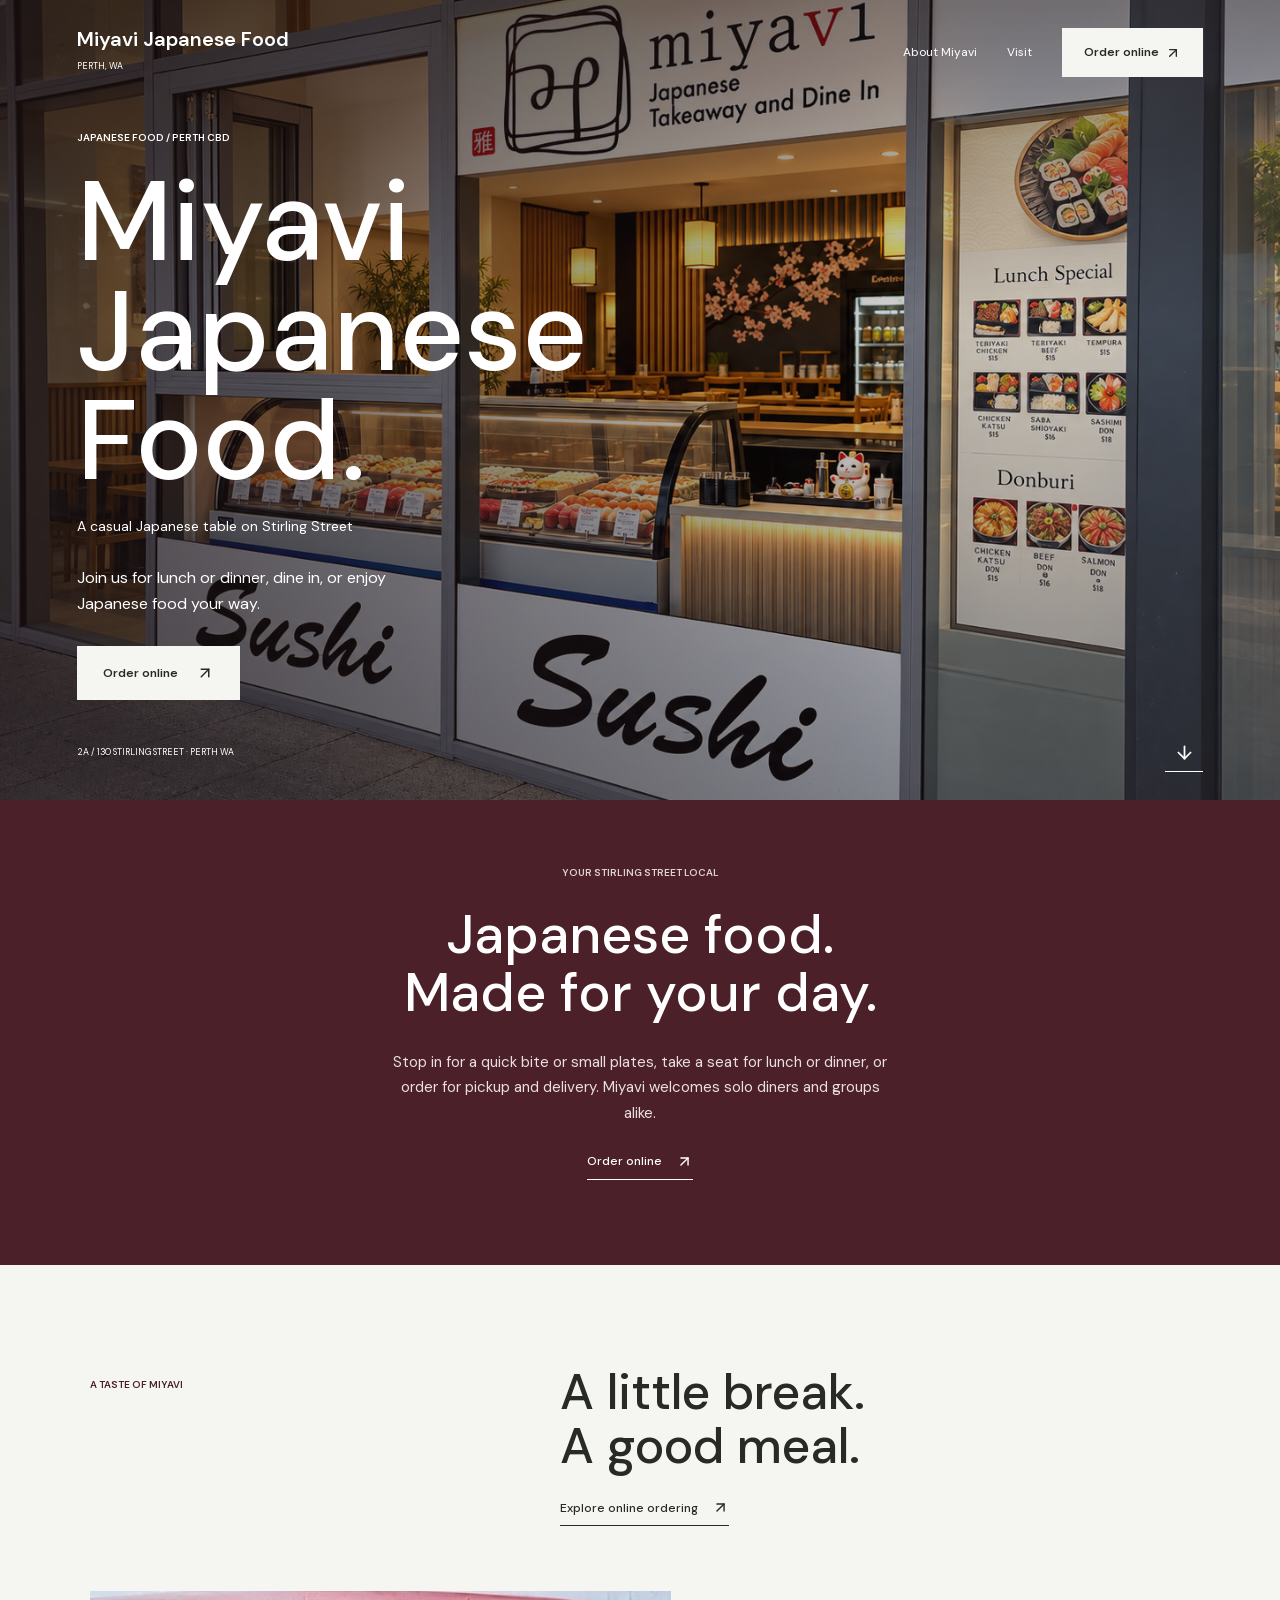
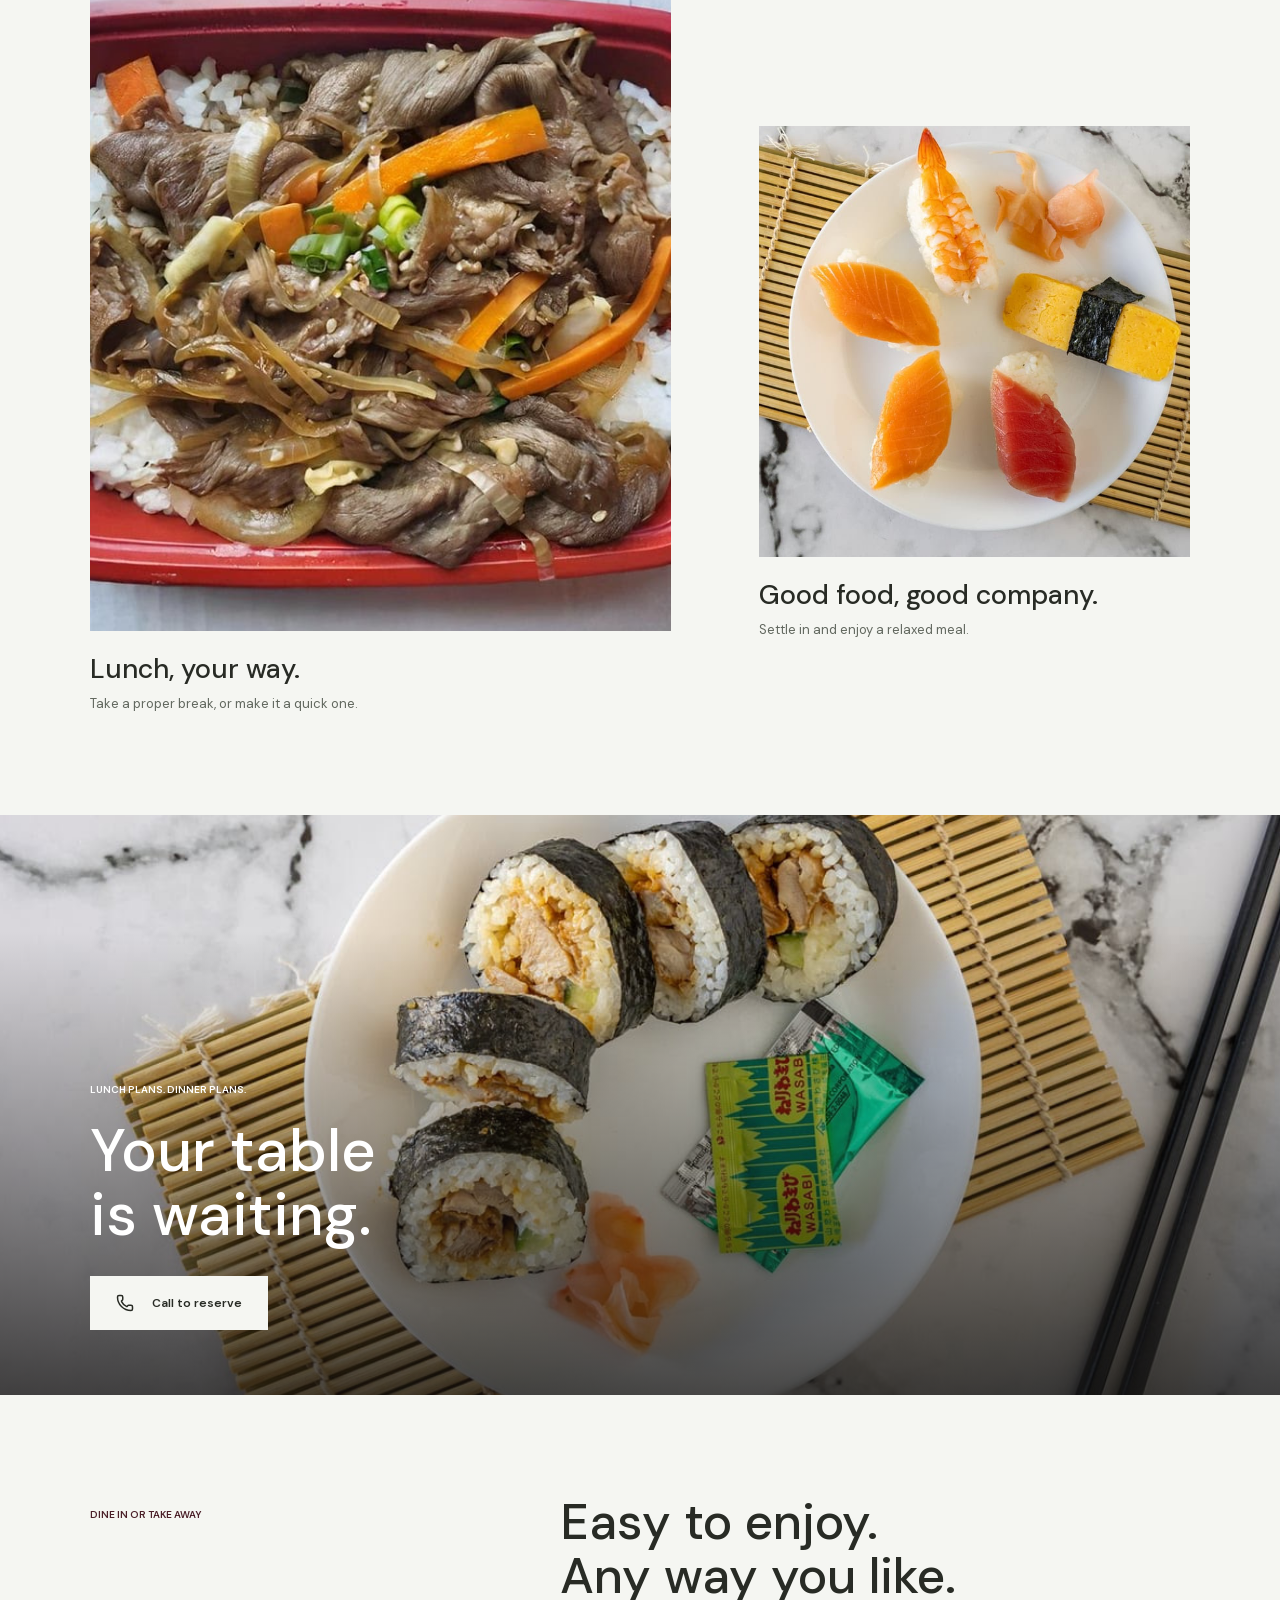
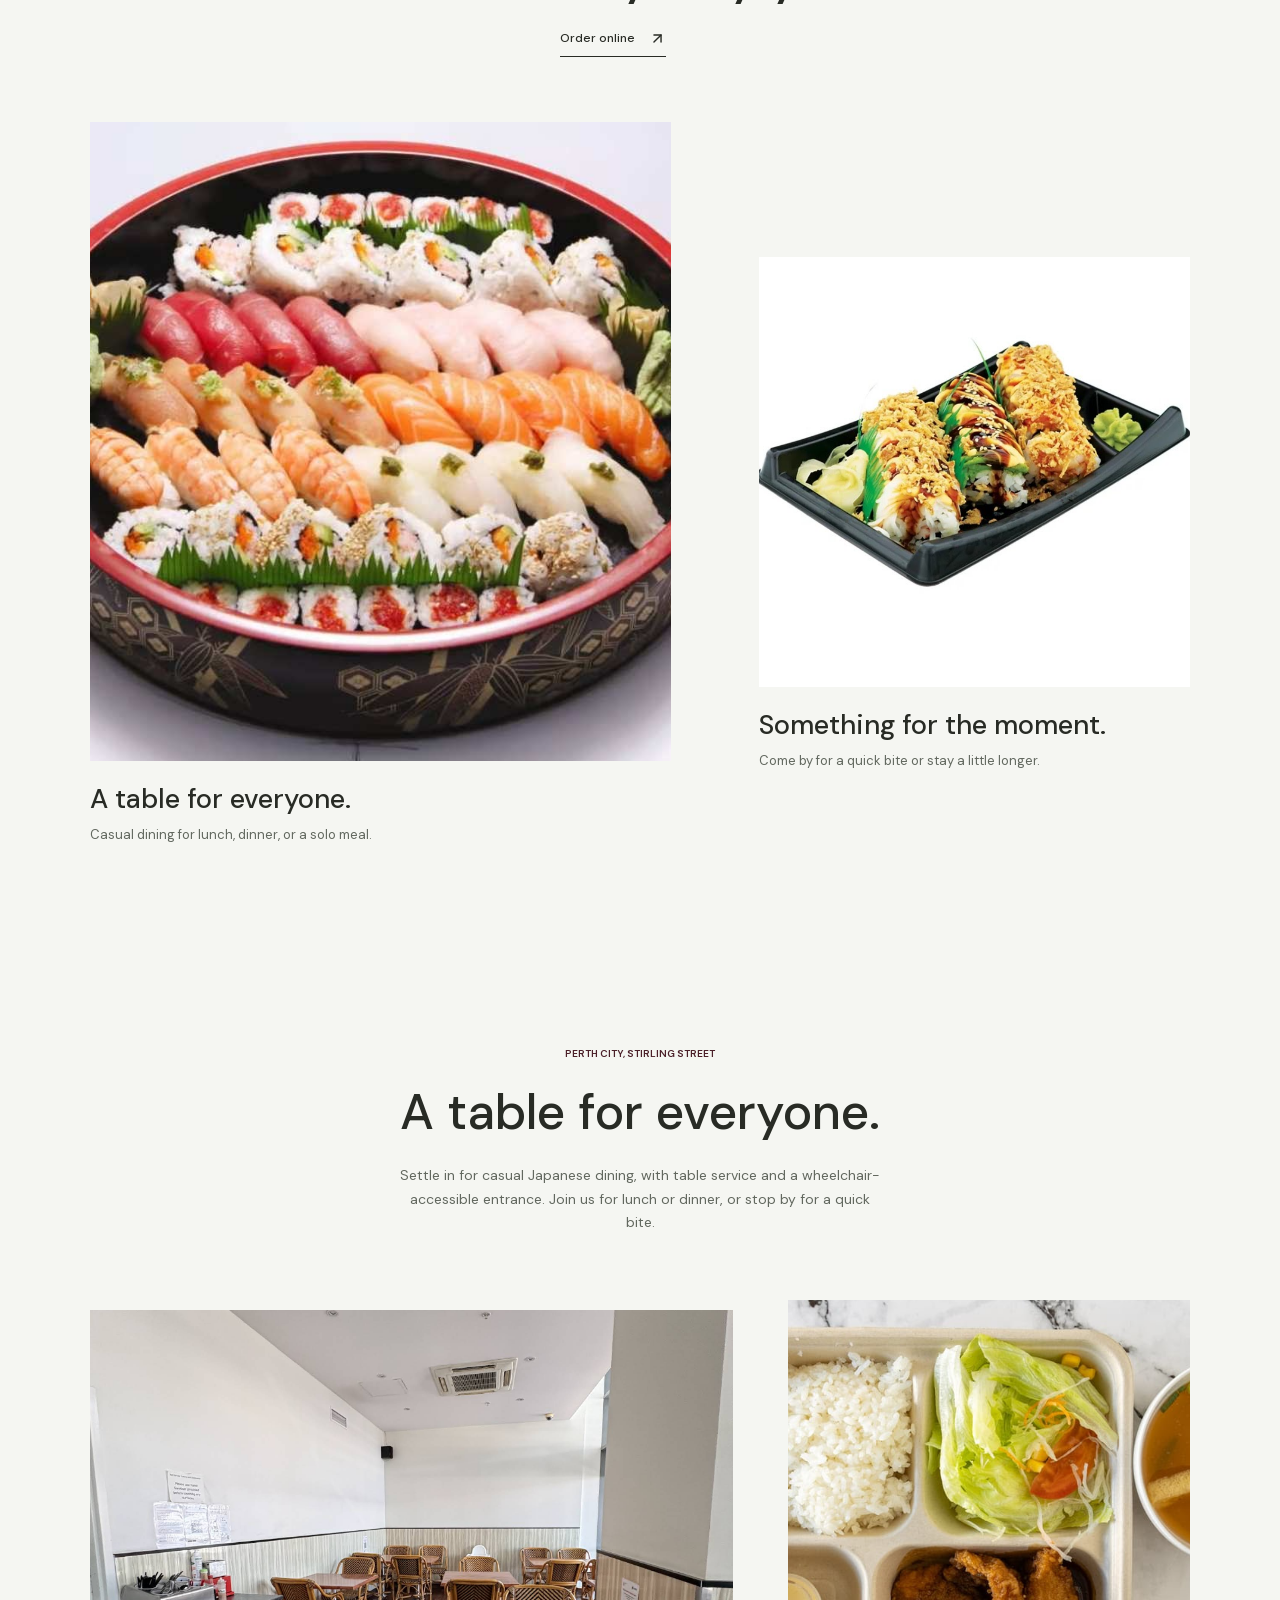
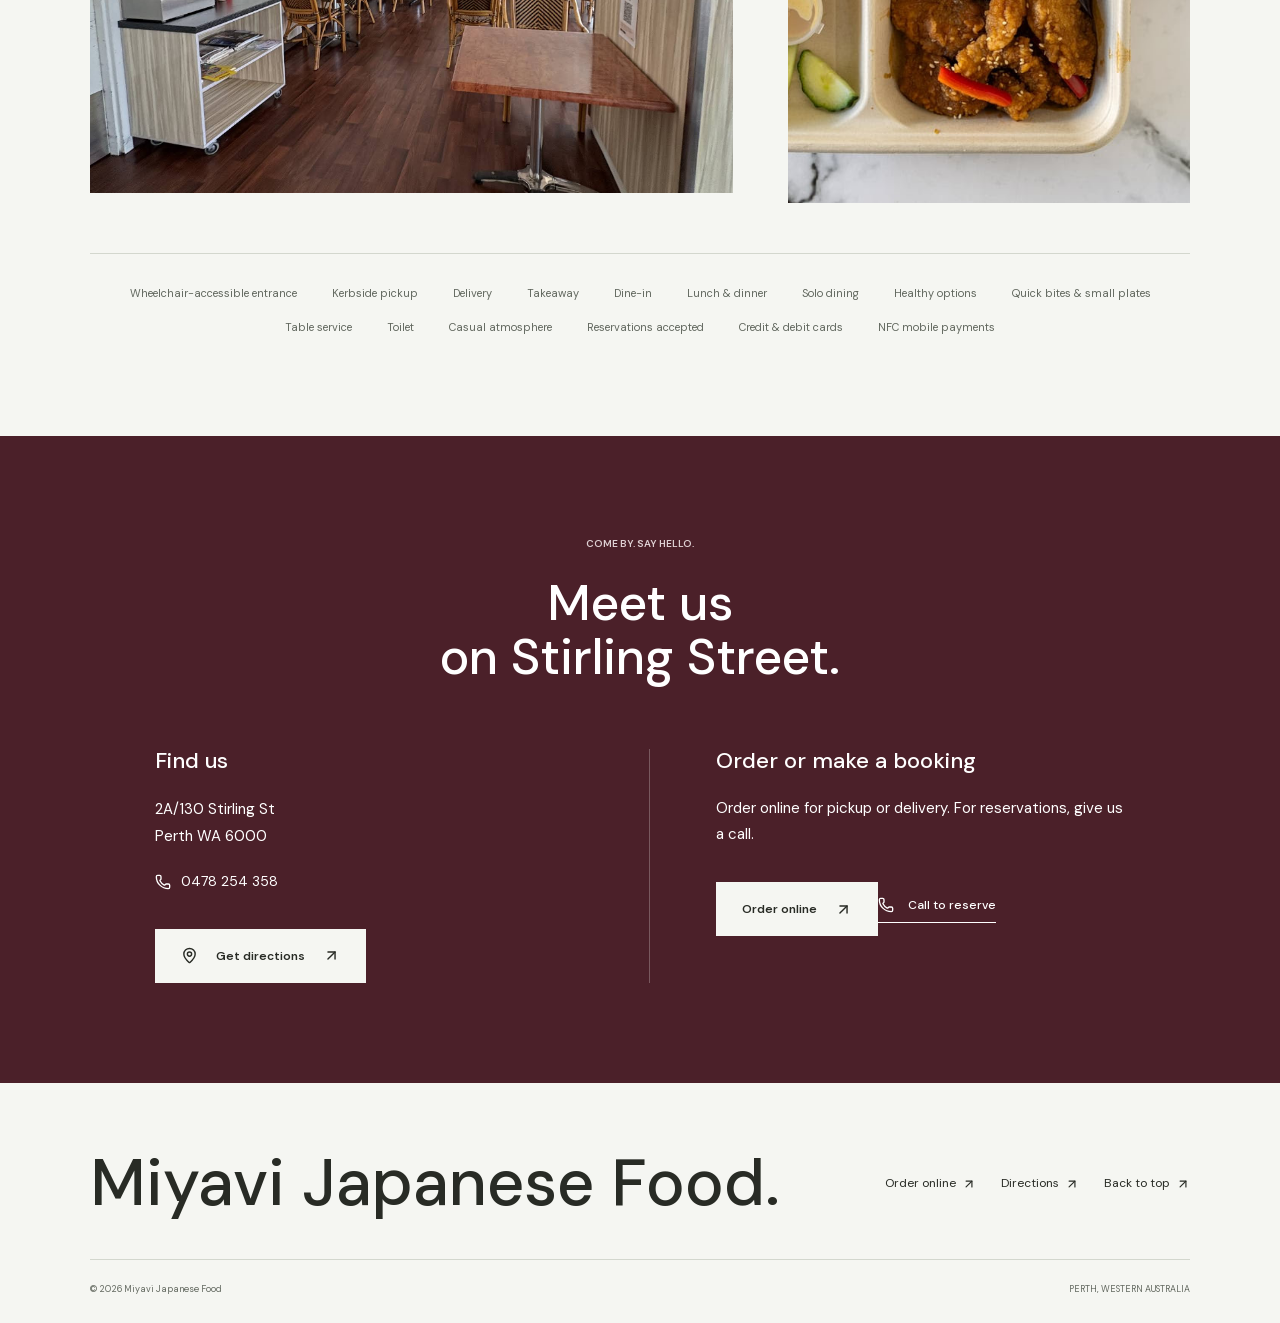
<file: index.html>
<!DOCTYPE html><html lang="en-AU" class="dm_sans_1b590f06-module__St2SeG__variable dm_sans_d68ff1c2-module__ky-BqW__variable"><head><meta charSet="utf-8"/><meta name="viewport" content="width=device-width, initial-scale=1"/><link rel="preload" href="/_next/static/media/5c285b27cdda1fe8-s.p.2_mbdogr7ni8i.woff2" as="font" crossorigin="" type="font/woff2"/><link rel="preload" as="image" href="./images/front.png"/><style data-precedence="next" data-href="/_next/static/chunks/0es5kpnyiq0ln.css">@font-face{font-family:DM Sans;font-style:normal;font-weight:100 1000;font-display:swap;src:url(/_next/static/media/c3cb240f9c892514-s.3z_x6eowsw16y.woff2)format("woff2");unicode-range:U+100-2BA,U+2BD-2C5,U+2C7-2CC,U+2CE-2D7,U+2DD-2FF,U+304,U+308,U+329,U+1D00-1DBF,U+1E00-1E9F,U+1EF2-1EFF,U+2020,U+20A0-20AB,U+20AD-20C4,U+2113,U+2C60-2C7F,U+A720-A7FF}@font-face{font-family:DM Sans;font-style:normal;font-weight:100 1000;font-display:swap;src:url(/_next/static/media/5c285b27cdda1fe8-s.p.2_mbdogr7ni8i.woff2)format("woff2");unicode-range:U+??,U+131,U+152-153,U+2BB-2BC,U+2C6,U+2DA,U+2DC,U+304,U+308,U+329,U+2000-206F,U+20AC,U+2122,U+2191,U+2193,U+2212,U+2215,U+FEFF,U+FFFD}@font-face{font-family:DM Sans Fallback;src:local(Arial);ascent-override:94.9%;descent-override:29.66%;line-gap-override:0.0%;size-adjust:104.53%}.dm_sans_1b590f06-module__St2SeG__className{font-family:DM Sans,DM Sans Fallback;font-style:normal}.dm_sans_1b590f06-module__St2SeG__variable{--font-body:"DM Sans", "DM Sans Fallback"}
@font-face{font-family:DM Sans;font-style:normal;font-weight:100 1000;font-display:swap;src:url(/_next/static/media/c3cb240f9c892514-s.3z_x6eowsw16y.woff2)format("woff2");unicode-range:U+100-2BA,U+2BD-2C5,U+2C7-2CC,U+2CE-2D7,U+2DD-2FF,U+304,U+308,U+329,U+1D00-1DBF,U+1E00-1E9F,U+1EF2-1EFF,U+2020,U+20A0-20AB,U+20AD-20C4,U+2113,U+2C60-2C7F,U+A720-A7FF}@font-face{font-family:DM Sans;font-style:normal;font-weight:100 1000;font-display:swap;src:url(/_next/static/media/5c285b27cdda1fe8-s.p.2_mbdogr7ni8i.woff2)format("woff2");unicode-range:U+??,U+131,U+152-153,U+2BB-2BC,U+2C6,U+2DA,U+2DC,U+304,U+308,U+329,U+2000-206F,U+20AC,U+2122,U+2191,U+2193,U+2212,U+2215,U+FEFF,U+FFFD}@font-face{font-family:DM Sans Fallback;src:local(Arial);ascent-override:94.9%;descent-override:29.66%;line-gap-override:0.0%;size-adjust:104.53%}.dm_sans_d68ff1c2-module__ky-BqW__className{font-family:DM Sans,DM Sans Fallback;font-style:normal}.dm_sans_d68ff1c2-module__ky-BqW__variable{--font-display:"DM Sans", "DM Sans Fallback"}
@layer properties{@supports (((-webkit-hyphens:none)) and (not (margin-trim:inline))) or ((-moz-orient:inline) and (not (color:rgb(from red r g b)))){*,:before,:after,::backdrop{--tw-rotate-x:initial;--tw-rotate-y:initial;--tw-rotate-z:initial;--tw-skew-x:initial;--tw-skew-y:initial;--tw-border-style:solid;--tw-ordinal:initial;--tw-slashed-zero:initial;--tw-numeric-figure:initial;--tw-numeric-spacing:initial;--tw-numeric-fraction:initial;--tw-shadow:0 0 #0000;--tw-shadow-color:initial;--tw-shadow-alpha:100%;--tw-inset-shadow:0 0 #0000;--tw-inset-shadow-color:initial;--tw-inset-shadow-alpha:100%;--tw-ring-color:initial;--tw-ring-shadow:0 0 #0000;--tw-inset-ring-color:initial;--tw-inset-ring-shadow:0 0 #0000;--tw-ring-inset:initial;--tw-ring-offset-width:0px;--tw-ring-offset-color:#fff;--tw-ring-offset-shadow:0 0 #0000;--tw-outline-style:solid;--tw-blur:initial;--tw-brightness:initial;--tw-contrast:initial;--tw-grayscale:initial;--tw-hue-rotate:initial;--tw-invert:initial;--tw-opacity:initial;--tw-saturate:initial;--tw-sepia:initial;--tw-drop-shadow:initial;--tw-drop-shadow-color:initial;--tw-drop-shadow-alpha:100%;--tw-drop-shadow-size:initial;--tw-backdrop-blur:initial;--tw-backdrop-brightness:initial;--tw-backdrop-contrast:initial;--tw-backdrop-grayscale:initial;--tw-backdrop-hue-rotate:initial;--tw-backdrop-invert:initial;--tw-backdrop-opacity:initial;--tw-backdrop-saturate:initial;--tw-backdrop-sepia:initial;--tw-ease:initial}}}@layer theme{:root,:host{--font-mono:ui-monospace, SFMono-Regular, Menlo, Monaco, Consolas, "Liberation Mono", "Courier New", monospace;--ease-in:cubic-bezier(.4, 0, 1, 1);--ease-out:cubic-bezier(0, 0, .2, 1);--ease-in-out:cubic-bezier(.4, 0, .2, 1);--default-transition-duration:.15s;--default-transition-timing-function:cubic-bezier(.4, 0, .2, 1);--default-font-family:var(--font-body);--default-mono-font-family:var(--font-mono)}}@layer base{*,:after,:before,::backdrop{box-sizing:border-box;border:0 solid;margin:0;padding:0}::file-selector-button{box-sizing:border-box;border:0 solid;margin:0;padding:0}html,:host{-webkit-text-size-adjust:100%;tab-size:4;line-height:1.5;font-family:var(--default-font-family,-apple-system, BlinkMacSystemFont, "Segoe UI", Roboto, "Helvetica Neue", "Noto Sans", Arial, sans-serif, "Apple Color Emoji", "Segoe UI Emoji", "Segoe UI Symbol", "Noto Color Emoji");font-feature-settings:var(--default-font-feature-settings,normal);font-variation-settings:var(--default-font-variation-settings,normal);-webkit-tap-highlight-color:transparent}hr{height:0;color:inherit;border-top-width:1px}abbr:where([title]){-webkit-text-decoration:underline dotted;text-decoration:underline dotted}h1,h2,h3,h4,h5,h6{font-size:inherit;font-weight:inherit}a{color:inherit;-webkit-text-decoration:inherit;-webkit-text-decoration:inherit;-webkit-text-decoration:inherit;-webkit-text-decoration:inherit;text-decoration:inherit}b,strong{font-weight:bolder}code,kbd,samp,pre{font-family:var(--default-mono-font-family,ui-monospace, SFMono-Regular, Menlo, Monaco, Consolas, "Liberation Mono", "Courier New", monospace);font-feature-settings:var(--default-mono-font-feature-settings,normal);font-variation-settings:var(--default-mono-font-variation-settings,normal);font-size:1em}small{font-size:80%}sub,sup{vertical-align:baseline;font-size:75%;line-height:0;position:relative}sub{bottom:-.25em}sup{top:-.5em}table{text-indent:0;border-color:inherit;border-collapse:collapse}:-moz-focusring:where(:not(iframe)){outline:auto}progress{vertical-align:baseline}summary{display:list-item}ol,ul,menu{list-style:none}img,svg,video,canvas,audio,iframe,embed,object{vertical-align:middle;display:block}img,video{max-width:100%;height:auto}button,input,select,optgroup,textarea{font:inherit;font-feature-settings:inherit;font-variation-settings:inherit;letter-spacing:inherit;color:inherit;opacity:1;background-color:#0000;border-radius:0}::file-selector-button{font:inherit;font-feature-settings:inherit;font-variation-settings:inherit;letter-spacing:inherit;color:inherit;opacity:1;background-color:#0000;border-radius:0}:where(select:is([multiple],[size])) optgroup{font-weight:bolder}:where(select:is([multiple],[size])) optgroup option{padding-inline-start:20px}::file-selector-button{margin-inline-end:4px}::placeholder{opacity:1}@supports (not ((-webkit-appearance:-apple-pay-button))) or (contain-intrinsic-size:1px){::placeholder{color:currentColor}@supports (color:color-mix(in lab, red, red)){::placeholder{color:color-mix(in oklab, currentcolor 50%, transparent)}}}textarea{resize:vertical}::-webkit-search-decoration{-webkit-appearance:none}::-webkit-date-and-time-value{min-height:1lh;text-align:inherit}::-webkit-datetime-edit{display:inline-flex}::-webkit-datetime-edit-fields-wrapper{padding:0}::-webkit-datetime-edit{padding-block:0}::-webkit-datetime-edit-year-field{padding-block:0}::-webkit-datetime-edit-month-field{padding-block:0}::-webkit-datetime-edit-day-field{padding-block:0}::-webkit-datetime-edit-hour-field{padding-block:0}::-webkit-datetime-edit-minute-field{padding-block:0}::-webkit-datetime-edit-second-field{padding-block:0}::-webkit-datetime-edit-millisecond-field{padding-block:0}::-webkit-datetime-edit-meridiem-field{padding-block:0}::-webkit-calendar-picker-indicator{line-height:1}:-moz-ui-invalid{box-shadow:none}button,input:where([type=button],[type=reset],[type=submit]){appearance:button}::file-selector-button{appearance:button}::-webkit-inner-spin-button{height:auto}::-webkit-outer-spin-button{height:auto}[hidden]:where(:not([hidden=until-found])){display:none!important}}@layer components;@layer utilities{.\@container{container-type:inline-size}.collapse{visibility:collapse}.visible{visibility:visible}.absolute{position:absolute}.fixed{position:fixed}.relative{position:relative}.static{position:static}.sticky{position:sticky}.container{width:100%}@media (min-width:40rem){.container{max-width:40rem}}@media (min-width:48rem){.container{max-width:48rem}}@media (min-width:64rem){.container{max-width:64rem}}@media (min-width:80rem){.container{max-width:80rem}}@media (min-width:96rem){.container{max-width:96rem}}.container\!{width:100%!important}@media (min-width:40rem){.container\!{max-width:40rem!important}}@media (min-width:48rem){.container\!{max-width:48rem!important}}@media (min-width:64rem){.container\!{max-width:64rem!important}}@media (min-width:80rem){.container\!{max-width:80rem!important}}@media (min-width:96rem){.container\!{max-width:96rem!important}}.block{display:block}.contents{display:contents}.flex{display:flex}.grid{display:grid}.hidden{display:none}.hidden\!{display:none!important}.inline{display:inline}.inline-block{display:inline-block}.inline-flex{display:inline-flex}.inline-grid{display:inline-grid}.list-item{display:list-item}.table{display:table}.table-row{display:table-row}.flex-shrink,.shrink{flex-shrink:1}.flex-grow,.grow{flex-grow:1}.border-collapse{border-collapse:collapse}.transform{transform:var(--tw-rotate-x,) var(--tw-rotate-y,) var(--tw-rotate-z,) var(--tw-skew-x,) var(--tw-skew-y,)}.resize{resize:both}.truncate{text-overflow:ellipsis;white-space:nowrap;overflow:hidden}.border{border-style:var(--tw-border-style);border-width:1px}.border-none{--tw-border-style:none;border-style:none}.text-wrap{text-wrap:wrap}.capitalize{text-transform:capitalize}.lowercase{text-transform:lowercase}.uppercase{text-transform:uppercase}.italic{font-style:italic}.ordinal{--tw-ordinal:ordinal;font-variant-numeric:var(--tw-ordinal,) var(--tw-slashed-zero,) var(--tw-numeric-figure,) var(--tw-numeric-spacing,) var(--tw-numeric-fraction,)}.tabular-nums{--tw-numeric-spacing:tabular-nums;font-variant-numeric:var(--tw-ordinal,) var(--tw-slashed-zero,) var(--tw-numeric-figure,) var(--tw-numeric-spacing,) var(--tw-numeric-fraction,)}.overline{text-decoration-line:overline}.underline{text-decoration-line:underline}.underline\!{text-decoration-line:underline!important}.shadow{--tw-shadow:0 1px 3px 0 var(--tw-shadow-color,#0000001a), 0 1px 2px -1px var(--tw-shadow-color,#0000001a);box-shadow:var(--tw-inset-shadow), var(--tw-inset-ring-shadow), var(--tw-ring-offset-shadow), var(--tw-ring-shadow), var(--tw-shadow)}.ring{--tw-ring-shadow:var(--tw-ring-inset,) 0 0 0 calc(1px + var(--tw-ring-offset-width)) var(--tw-ring-color,currentcolor);box-shadow:var(--tw-inset-shadow), var(--tw-inset-ring-shadow), var(--tw-ring-offset-shadow), var(--tw-ring-shadow), var(--tw-shadow)}.outline{outline-style:var(--tw-outline-style);outline-width:1px}.blur{--tw-blur:blur(8px);filter:var(--tw-blur,) var(--tw-brightness,) var(--tw-contrast,) var(--tw-grayscale,) var(--tw-hue-rotate,) var(--tw-invert,) var(--tw-saturate,) var(--tw-sepia,) var(--tw-drop-shadow,)}.drop-shadow{--tw-drop-shadow-size:drop-shadow(0 1px 2px var(--tw-drop-shadow-color,#0000001a)) drop-shadow(0 1px 1px var(--tw-drop-shadow-color,#0000000f));--tw-drop-shadow:drop-shadow(0 1px 2px #0000001a) drop-shadow(0 1px 1px #0000000f);filter:var(--tw-blur,) var(--tw-brightness,) var(--tw-contrast,) var(--tw-grayscale,) var(--tw-hue-rotate,) var(--tw-invert,) var(--tw-saturate,) var(--tw-sepia,) var(--tw-drop-shadow,)}.invert{--tw-invert:invert(100%);filter:var(--tw-blur,) var(--tw-brightness,) var(--tw-contrast,) var(--tw-grayscale,) var(--tw-hue-rotate,) var(--tw-invert,) var(--tw-saturate,) var(--tw-sepia,) var(--tw-drop-shadow,)}.filter{filter:var(--tw-blur,) var(--tw-brightness,) var(--tw-contrast,) var(--tw-grayscale,) var(--tw-hue-rotate,) var(--tw-invert,) var(--tw-saturate,) var(--tw-sepia,) var(--tw-drop-shadow,)}.filter\!{filter:var(--tw-blur,) var(--tw-brightness,) var(--tw-contrast,) var(--tw-grayscale,) var(--tw-hue-rotate,) var(--tw-invert,) var(--tw-saturate,) var(--tw-sepia,) var(--tw-drop-shadow,)!important}.backdrop-filter{-webkit-backdrop-filter:var(--tw-backdrop-blur,) var(--tw-backdrop-brightness,) var(--tw-backdrop-contrast,) var(--tw-backdrop-grayscale,) var(--tw-backdrop-hue-rotate,) var(--tw-backdrop-invert,) var(--tw-backdrop-opacity,) var(--tw-backdrop-saturate,) var(--tw-backdrop-sepia,);backdrop-filter:var(--tw-backdrop-blur,) var(--tw-backdrop-brightness,) var(--tw-backdrop-contrast,) var(--tw-backdrop-grayscale,) var(--tw-backdrop-hue-rotate,) var(--tw-backdrop-invert,) var(--tw-backdrop-opacity,) var(--tw-backdrop-saturate,) var(--tw-backdrop-sepia,)}.transition{transition-property:color,background-color,border-color,outline-color,text-decoration-color,fill,stroke,--tw-gradient-from,--tw-gradient-via,--tw-gradient-to,opacity,box-shadow,transform,translate,scale,rotate,filter,-webkit-backdrop-filter,backdrop-filter,display,content-visibility,overlay,pointer-events;transition-timing-function:var(--tw-ease,var(--default-transition-timing-function));transition-duration:var(--tw-duration,var(--default-transition-duration))}.ease-in{--tw-ease:var(--ease-in);transition-timing-function:var(--ease-in)}.ease-in-out{--tw-ease:var(--ease-in-out);transition-timing-function:var(--ease-in-out)}.ease-out{--tw-ease:var(--ease-out);transition-timing-function:var(--ease-out)}.\[sanity-sdk\:message-bus\]{sanity-sdk:message-bus}}:root{--lightningcss-light:initial;--lightningcss-dark: ;color-scheme:light;--paper:#f5f6f2;--ink:#282b25;--wine:#4b2029;--muted:#62685f;--line:#d3d7ce;--sage:#e4e8df}*{box-sizing:border-box}html{scroll-behavior:smooth;scroll-padding-top:30px}body{background:var(--paper);color:var(--ink);font-family:var(--font-body), sans-serif;letter-spacing:0;margin:0;font-size:15px;line-height:1.7}a{color:inherit;-webkit-tap-highlight-color:transparent;text-decoration:none}a:focus-visible{outline-offset:6px;outline:3px solid #bb706d}img{object-fit:cover;display:block}svg{flex-shrink:0}h1,h2,h3,p{margin:0}h1,h2,h3{font-family:var(--font-display), sans-serif;letter-spacing:0;font-weight:500;line-height:1.08}h2{font-size:50px}::selection{background:var(--wine);color:#fff}.skip-link{z-index:10;color:var(--wine);background:#fff;padding:10px 20px;position:fixed;top:-100px;left:15px}.skip-link:focus{top:12px}.site-header{z-index:5;color:#fff;justify-content:space-between;align-items:center;gap:25px;padding:28px 6%;display:flex;position:absolute;inset:0 0 auto}.brand{display:inline-block}.brand-name{font-size:20px;font-weight:600;line-height:1.1}.brand-name small{margin-top:7px;font-size:9px;font-weight:400;display:block}.site-header nav{align-items:center;gap:30px;font-size:12px;display:flex}.site-header nav>a{align-items:center;gap:6px;display:inline-flex}.site-header nav>a:not(.button):hover{text-underline-offset:5px;text-decoration:underline}.button{border-radius:0;justify-content:center;align-items:center;gap:18px;min-height:54px;padding:15px 26px;font-size:12px;font-weight:600;transition:background .18s,color .18s;display:inline-flex}.button-light{background:var(--paper);color:var(--ink)}.button-light:hover{background:var(--sage)}.header-order{min-height:49px;padding:13px 22px}.hero{isolation:isolate;background:var(--wine);color:#fff;align-items:center;height:min(930px,100svh - 100px);min-height:620px;display:flex;position:relative;overflow:hidden}.hero-parallax{z-index:-2;transform:translate3d(0, var(--parallax-offset,0px), 0);position:absolute;inset:-60px 0}.hero-photo{object-position:55% bottom}.hero-shade{z-index:-1;background:linear-gradient(90deg,#190f10bd,#190f102e 70%),linear-gradient(#190f1073,#0000 40%,#190f105c);position:absolute;inset:0}.hero-content{width:100%;padding:130px 6% 100px}.eyebrow{font-size:10px;font-weight:600;line-height:1.5}.hero .eyebrow{margin-bottom:23px;animation:.7s ease-out both arrive}.hero h1{font-size:112px;font-weight:500;line-height:.98}.hero h1 span{animation:.8s ease-out both arrive;display:block}.hero h1 span:nth-child(2){animation-delay:.1s}.hero-location{margin-top:18px;font-size:14px}.hero-description{max-width:350px;margin:26px 0 30px;font-size:16px;line-height:1.6}.hero-foot{justify-content:space-between;align-items:center;gap:20px;font-size:9px;display:flex;position:absolute;bottom:28px;left:6%;right:6%}.hero-foot a{border-bottom:1px solid #fff;place-items:center;width:38px;height:38px;display:grid}.introduction{background:var(--wine);color:#fff;text-align:center;padding:65px 6% 85px}.introduction>div{max-width:690px;margin:0 auto}.introduction .eyebrow{color:#ded0d3;margin-bottom:26px}.introduction h2{margin-bottom:27px;font-size:54px}.introduction p:not(.eyebrow){color:#eadfe2;max-width:510px;margin:0 auto;font-size:15px}.text-link{border-bottom:1px solid;align-items:center;gap:14px;width:fit-content;max-width:100%;margin-top:25px;padding-bottom:7px;font-size:12px;font-weight:500;transition:opacity .18s;display:inline-flex}.text-link:hover{opacity:.7}.section-space{padding:100px 7%}.editorial-heading{grid-template-columns:1fr 1.5fr;align-items:start;column-gap:50px;display:grid}.editorial-heading .eyebrow{color:var(--wine);padding-top:12px}.editorial-heading .text-link{grid-column:2}.menu-spread{grid-template-columns:1.35fr 1fr;align-items:start;gap:8%;margin-top:65px;display:grid}.menu-feature{min-width:0}.editorial-photo{background:var(--sage);position:relative;overflow:hidden}.editorial-photo img{transition:transform .7s}.editorial-photo:hover img{transform:scale(1.025)}.donburi-photo{aspect-ratio:4/4.4;max-height:700px}.sushi-photo{aspect-ratio:1}.menu-feature-offset{padding-top:135px}.photo-caption{padding-top:23px}.photo-caption h3{margin-bottom:10px;font-size:27px}.photo-caption p{color:var(--muted);max-width:340px;font-size:13px}.grill-scene{color:#fff;isolation:isolate;background:var(--wine);align-items:end;height:580px;min-height:480px;display:flex;position:relative}.grill-scene>img{z-index:-2;object-position:center 55%}.scene-shade{z-index:-1;background:linear-gradient(#0000 20%,#0f0e0dbf);position:absolute;inset:0}.scene-copy{padding:65px 7%}.scene-copy .eyebrow{margin-bottom:22px}.scene-copy h2{margin-bottom:28px;font-size:60px}.our-place{background:var(--paper)}.place-heading{text-align:center;max-width:680px;margin:0 auto 65px}.place-heading .eyebrow{color:var(--wine);margin-bottom:24px}.place-heading h2{margin-bottom:25px}.place-heading p:not(.eyebrow){max-width:480px;color:var(--muted);margin:0 auto;font-size:14px}.place-spread{grid-template-columns:1.6fr 1fr;align-items:center;gap:5%;display:grid}.place-interior{aspect-ratio:4/3}.place-inside{aspect-ratio:4/5}.visitor-notes{border-top:1px solid var(--line);color:var(--muted);flex-wrap:wrap;justify-content:center;gap:15px 35px;margin-top:50px;padding-top:30px;font-size:11px;display:flex}.social-editorial{background:var(--sage);grid-template-columns:1fr 1.15fr;display:grid}.social-photo{min-height:540px;position:relative}.social-copy{align-self:center;padding:65px 13%}.social-copy .eyebrow{color:var(--wine);margin-bottom:23px}.social-copy h2{margin-bottom:25px}.social-copy p:not(.eyebrow){max-width:330px;color:var(--muted);font-size:14px}.visit-section{background:var(--wine);color:#fff}.visit-intro{text-align:center;margin-bottom:65px}.visit-intro .eyebrow{color:#ded0d3;margin-bottom:25px}.visit-columns{grid-template-columns:1fr 1.2fr;gap:10%;max-width:970px;margin:0 auto;display:grid}.visit-columns h3{margin-bottom:23px;font-size:22px}address{font-size:15px;font-style:normal;line-height:1.8}.phone-link{align-items:center;gap:10px;width:fit-content;margin-top:20px;font-size:14px;display:flex}.phone-link:hover{text-decoration:underline}.visit-address .text-link{display:flex}.visit-order{margin-top:35px}.opening-hours{border-left:1px solid #ffffff40;padding-left:14%}.opening-hours dl{margin:0}.hours-row{border-bottom:1px solid #fff3;justify-content:space-between;gap:20px;padding:12px 0;font-size:13px;display:flex}.hours-row:first-child{padding-top:0}.hours-row dd{white-space:nowrap;margin:0}.hours-closed{color:#d6c1c5}.site-footer{background:var(--paper);flex-wrap:wrap;justify-content:space-between;align-items:center;gap:40px;padding:65px 7% 25px;display:flex}.footer-wordmark{font-family:var(--font-display), sans-serif;font-size:65px;font-weight:500;line-height:1.1}.footer-links{flex-wrap:wrap;gap:25px;font-size:12px;display:flex}.footer-links a{align-items:center;gap:6px;display:inline-flex}.footer-links a:hover{text-decoration:underline}.footer-bottom{border-top:1px solid var(--line);width:100%;color:var(--muted);flex-wrap:wrap;justify-content:space-between;gap:15px;padding-top:22px;font-size:9px;display:flex}.reveal-pending{opacity:0;transform:translateY(24px)}.is-revealed{animation:arrive .75s var(--reveal-delay,0s) cubic-bezier(.2,.7,.2,1) both}@keyframes arrive{0%{opacity:0;transform:translateY(24px)}to{opacity:1;transform:translateY(0)}}@media (min-width:1700px){.section-space{padding-left:max(7%,50% - 725px);padding-right:max(7%,50% - 725px)}}@media (max-width:1000px){.hero h1{font-size:96px}.section-space{padding:80px 6%}h2{font-size:44px}.menu-spread{gap:6%}.menu-feature-offset{padding-top:95px}.social-copy{padding:50px 10%}.social-copy h2{font-size:41px}.visit-columns{gap:6%}.opening-hours{padding-left:10%}.footer-wordmark{font-size:50px}}@media (max-width:700px){.site-header{gap:15px;padding:22px 5%}.brand-name{font-size:15px}.brand-name small{margin-top:5px;font-size:7px}.site-header nav{gap:16px;font-size:10px}.site-header .nav-secondary{display:none}.header-order{gap:7px;min-height:41px;padding:10px 12px;font-size:10px}.site-header nav>a:first-child svg{display:none}.header-order svg{width:14px;height:14px}.hero{height:calc(100svh - 100px);min-height:540px;max-height:830px}.hero-content{padding:125px 5% 90px}.hero h1{font-size:74px}.hero .eyebrow{margin-bottom:20px;font-size:8px}.hero-location{margin-top:15px;font-size:12px}.hero-description{margin:23px 0 25px;font-size:14px}.hero-photo{object-position:60% center}.hero-foot{font-size:8px;bottom:20px;left:5%;right:5%}.hero-foot>span{max-width:225px}.button{min-height:49px;padding:13px 20px;font-size:11px}.header-order{min-height:41px;padding:10px 12px;font-size:10px}.introduction{padding:45px 6% 60px}.introduction .eyebrow{margin-bottom:23px;font-size:9px}.introduction h2{font-size:38px}.introduction p:not(.eyebrow){font-size:13px}.section-space{padding:60px 5%}h2{font-size:38px}.editorial-heading{grid-template-columns:1fr;gap:20px}.editorial-heading .eyebrow{padding-top:0}.editorial-heading .text-link{grid-column:1;margin-top:0}.menu-spread{grid-template-columns:1fr;gap:40px;margin-top:40px}.menu-feature-offset{width:85%;margin-left:auto;padding-top:0}.donburi-photo{aspect-ratio:4/4.3}.photo-caption h3{font-size:24px}.photo-caption p{font-size:12px}.grill-scene{height:450px;min-height:0}.scene-copy{padding:45px 5%}.scene-copy h2{font-size:43px}.place-heading{margin-bottom:38px}.place-heading p:not(.eyebrow){font-size:13px}.place-spread{grid-template-columns:1fr;gap:25px}.place-inside{aspect-ratio:1;width:80%;margin-left:auto}.visitor-notes{gap:14px 22px;margin-top:35px;font-size:10px}.social-editorial{grid-template-columns:1fr}.social-photo{aspect-ratio:4/3;min-height:0}.social-copy{padding:50px 7%}.social-copy h2{font-size:38px}.social-copy p:not(.eyebrow){font-size:13px}.visit-intro{margin-bottom:40px}.visit-columns{grid-template-columns:1fr;gap:45px}.opening-hours{border-top:1px solid #ffffff40;border-left:0;padding:30px 0 0}.visit-order{margin-top:27px}.site-footer{gap:30px;padding:45px 5% 22px}.footer-wordmark{font-size:38px}.footer-links{gap:20px;font-size:11px}.footer-bottom{font-size:8px}}@media (max-width:360px){.brand-name{font-size:13px}.site-header nav{gap:12px}.hero h1{font-size:62px}.hero-foot>span{max-width:200px}.introduction h2,h2,.footer-wordmark{font-size:33px}}@media (prefers-reduced-motion:reduce){html{scroll-behavior:auto}.hero-parallax{transform:none}.reveal-pending{opacity:1;transform:none}*,:before,:after{transition:none!important;animation:none!important}}@property --tw-rotate-x{syntax:"*";inherits:false}@property --tw-rotate-y{syntax:"*";inherits:false}@property --tw-rotate-z{syntax:"*";inherits:false}@property --tw-skew-x{syntax:"*";inherits:false}@property --tw-skew-y{syntax:"*";inherits:false}@property --tw-border-style{syntax:"*";inherits:false;initial-value:solid}@property --tw-ordinal{syntax:"*";inherits:false}@property --tw-slashed-zero{syntax:"*";inherits:false}@property --tw-numeric-figure{syntax:"*";inherits:false}@property --tw-numeric-spacing{syntax:"*";inherits:false}@property --tw-numeric-fraction{syntax:"*";inherits:false}@property --tw-shadow{syntax:"*";inherits:false;initial-value:0 0 #0000}@property --tw-shadow-color{syntax:"*";inherits:false}@property --tw-shadow-alpha{syntax:"<percentage>";inherits:false;initial-value:100%}@property --tw-inset-shadow{syntax:"*";inherits:false;initial-value:0 0 #0000}@property --tw-inset-shadow-color{syntax:"*";inherits:false}@property --tw-inset-shadow-alpha{syntax:"<percentage>";inherits:false;initial-value:100%}@property --tw-ring-color{syntax:"*";inherits:false}@property --tw-ring-shadow{syntax:"*";inherits:false;initial-value:0 0 #0000}@property --tw-inset-ring-color{syntax:"*";inherits:false}@property --tw-inset-ring-shadow{syntax:"*";inherits:false;initial-value:0 0 #0000}@property --tw-ring-inset{syntax:"*";inherits:false}@property --tw-ring-offset-width{syntax:"<length>";inherits:false;initial-value:0}@property --tw-ring-offset-color{syntax:"*";inherits:false;initial-value:#fff}@property --tw-ring-offset-shadow{syntax:"*";inherits:false;initial-value:0 0 #0000}@property --tw-outline-style{syntax:"*";inherits:false;initial-value:solid}@property --tw-blur{syntax:"*";inherits:false}@property --tw-brightness{syntax:"*";inherits:false}@property --tw-contrast{syntax:"*";inherits:false}@property --tw-grayscale{syntax:"*";inherits:false}@property --tw-hue-rotate{syntax:"*";inherits:false}@property --tw-invert{syntax:"*";inherits:false}@property --tw-opacity{syntax:"*";inherits:false}@property --tw-saturate{syntax:"*";inherits:false}@property --tw-sepia{syntax:"*";inherits:false}@property --tw-drop-shadow{syntax:"*";inherits:false}@property --tw-drop-shadow-color{syntax:"*";inherits:false}@property --tw-drop-shadow-alpha{syntax:"<percentage>";inherits:false;initial-value:100%}@property --tw-drop-shadow-size{syntax:"*";inherits:false}@property --tw-backdrop-blur{syntax:"*";inherits:false}@property --tw-backdrop-brightness{syntax:"*";inherits:false}@property --tw-backdrop-contrast{syntax:"*";inherits:false}@property --tw-backdrop-grayscale{syntax:"*";inherits:false}@property --tw-backdrop-hue-rotate{syntax:"*";inherits:false}@property --tw-backdrop-invert{syntax:"*";inherits:false}@property --tw-backdrop-opacity{syntax:"*";inherits:false}@property --tw-backdrop-saturate{syntax:"*";inherits:false}@property --tw-backdrop-sepia{syntax:"*";inherits:false}@property --tw-ease{syntax:"*";inherits:false}
</style><link rel="preload" as="script" fetchPriority="low" href="/_next/static/chunks/12aruqaur5huj.js"/><script src="/_next/static/chunks/13yxs8tvcajse.js" async=""></script><script src="/_next/static/chunks/3g4px251sg85e.js" async=""></script><script src="/_next/static/chunks/turbopack-1rdgb0w8nih9e.js" async=""></script><script src="/_next/static/chunks/3fntmmi971322.js" async=""></script><script src="/_next/static/chunks/2pckichehuf78.js" async=""></script><meta name="next-size-adjust" content=""/><title>Miyavi Japanese Food | Perth WA</title><meta name="description" content="Visit Miyavi Japanese Food at 2A/130 Stirling St, Perth WA 6000. Dine in, takeaway, delivery, and kerbside pickup. Call 0478 254 358."/><meta name="application-name" content="Miyavi Japanese Food"/><meta name="keywords" content="Miyavi Japanese Food,Japanese food,Perth,Stirling Street,Japanese restaurant"/><meta property="og:title" content="Miyavi Japanese Food | Perth WA"/><meta property="og:description" content="Japanese food in Perth. Join Miyavi for lunch or dinner, dine in, takeaway, delivery, or kerbside pickup."/><meta property="og:site_name" content="Miyavi Japanese Food"/><meta property="og:locale" content="en_AU"/><meta property="og:type" content="website"/><meta name="twitter:card" content="summary"/><meta name="twitter:title" content="Miyavi Japanese Food | Perth WA"/><meta name="twitter:description" content="Japanese food in Perth. Join Miyavi for lunch or dinner, dine in, takeaway, delivery, or kerbside pickup."/><link rel="icon" href="/favicon.ico?favicon.2vob68tjqpejf.ico" sizes="256x256" type="image/x-icon"/><script src="/_next/static/chunks/0cz1d0mv5g_q7.js" noModule=""></script></head><body><div hidden=""><!--$--><!--/$--></div><a class="skip-link" href="#main">Skip to content</a><header class="site-header" id="top"><a href="#top" aria-label="Miyavi Japanese Food home"><span class="brand"><span class="brand-name">Miyavi Japanese Food<small>PERTH, WA</small></span></span></a><nav aria-label="Main navigation"><a class="nav-secondary" href="#experience">About Miyavi</a><a class="nav-secondary" href="#visit">Visit</a><a class="button button-light header-order" href="https://www.google.com/searchviewer/42?cvd=CLw_EicKJeICIjIgEhkiF9LX29IPEQoNL2cvMTFiNXF3NGNicBgAOgMI8A0%3D&amp;hl=en-AU&amp;gl=au&amp;fo_m=MfohQo559jFvMUOzJVpjPL1YMfZ3bInYwBDuMfaXTPp5KXh-&amp;utm_source=tactile&amp;gei=P1PIau_0AdTa2roPro-1mAc&amp;ei=P1PIau_0AdTa2roPro-1mAc&amp;fo_s=OA&amp;opi=79508299&amp;ebb=1&amp;cs=0&amp;foub=mcpp" target="_blank" rel="noopener noreferrer">Order online <svg xmlns="http://www.w3.org/2000/svg" width="16" height="16" viewBox="0 0 24 24" fill="none" stroke="currentColor" stroke-width="2" stroke-linecap="round" stroke-linejoin="round" class="lucide lucide-arrow-up-right" aria-hidden="true"><path d="M7 7h10v10"></path><path d="M7 17 17 7"></path></svg></a></nav></header><div><main id="main"><section class="hero" aria-labelledby="hero-title"><div class="hero-parallax"><img alt="Japanese restaurant dining area in Perth" decoding="async" data-nimg="fill" class="hero-photo" style="position:absolute;height:100%;width:100%;left:0;top:0;right:0;bottom:0;color:transparent" src="./images/front.png"/></div><div class="hero-shade"></div><div class="hero-content"><p class="eyebrow">JAPANESE FOOD / PERTH CBD</p><h1 id="hero-title"><span>Miyavi</span><span>Japanese</span><span>Food.</span></h1><p class="hero-location">A casual Japanese table on Stirling Street</p><p class="hero-description">Join us for lunch or dinner, dine in, or enjoy Japanese food your way.</p><a class="button button-light" href="https://www.google.com/searchviewer/42?cvd=CLw_EicKJeICIjIgEhkiF9LX29IPEQoNL2cvMTFiNXF3NGNicBgAOgMI8A0%3D&amp;hl=en-AU&amp;gl=au&amp;fo_m=MfohQo559jFvMUOzJVpjPL1YMfZ3bInYwBDuMfaXTPp5KXh-&amp;utm_source=tactile&amp;gei=P1PIau_0AdTa2roPro-1mAc&amp;ei=P1PIau_0AdTa2roPro-1mAc&amp;fo_s=OA&amp;opi=79508299&amp;ebb=1&amp;cs=0&amp;foub=mcpp" target="_blank" rel="noopener noreferrer">Order online <svg xmlns="http://www.w3.org/2000/svg" width="18" height="18" viewBox="0 0 24 24" fill="none" stroke="currentColor" stroke-width="2" stroke-linecap="round" stroke-linejoin="round" class="lucide lucide-arrow-up-right" aria-hidden="true"><path d="M7 7h10v10"></path><path d="M7 17 17 7"></path></svg></a></div><div class="hero-foot"><span>2A / 130 STIRLING STREET · PERTH WA</span><a href="#experience" aria-label="Discover Miyavi Japanese Food" title="Discover Miyavi Japanese Food"><svg xmlns="http://www.w3.org/2000/svg" width="21" height="21" viewBox="0 0 24 24" fill="none" stroke="currentColor" stroke-width="2" stroke-linecap="round" stroke-linejoin="round" class="lucide lucide-arrow-down" aria-hidden="true"><path d="M12 5v14"></path><path d="m19 12-7 7-7-7"></path></svg></a></div></section><section class="introduction" id="experience" aria-labelledby="intro-title"><div data-reveal="true"><p class="eyebrow">YOUR STIRLING STREET LOCAL</p><h2 id="intro-title">Japanese food.<br/>Made for your day.</h2><p>Stop in for a quick bite or small plates, take a seat for lunch or dinner, or order for pickup and delivery. Miyavi welcomes solo diners and groups alike.</p><a class="text-link" href="https://www.google.com/searchviewer/42?cvd=CLw_EicKJeICIjIgEhkiF9LX29IPEQoNL2cvMTFiNXF3NGNicBgAOgMI8A0%3D&amp;hl=en-AU&amp;gl=au&amp;fo_m=MfohQo559jFvMUOzJVpjPL1YMfZ3bInYwBDuMfaXTPp5KXh-&amp;utm_source=tactile&amp;gei=P1PIau_0AdTa2roPro-1mAc&amp;ei=P1PIau_0AdTa2roPro-1mAc&amp;fo_s=OA&amp;opi=79508299&amp;ebb=1&amp;cs=0&amp;foub=mcpp" target="_blank" rel="noopener noreferrer">Order online <svg xmlns="http://www.w3.org/2000/svg" width="17" height="17" viewBox="0 0 24 24" fill="none" stroke="currentColor" stroke-width="2" stroke-linecap="round" stroke-linejoin="round" class="lucide lucide-arrow-up-right" aria-hidden="true"><path d="M7 7h10v10"></path><path d="M7 17 17 7"></path></svg></a></div></section><section class="menu-editorial section-space" aria-labelledby="kitchen-title"><div class="editorial-heading" data-reveal="true"><p class="eyebrow">A TASTE OF MIYAVI</p><h2 id="kitchen-title">A little break.<br/>A good meal.</h2><a class="text-link" href="https://www.google.com/searchviewer/42?cvd=CLw_EicKJeICIjIgEhkiF9LX29IPEQoNL2cvMTFiNXF3NGNicBgAOgMI8A0%3D&amp;hl=en-AU&amp;gl=au&amp;fo_m=MfohQo559jFvMUOzJVpjPL1YMfZ3bInYwBDuMfaXTPp5KXh-&amp;utm_source=tactile&amp;gei=P1PIau_0AdTa2roPro-1mAc&amp;ei=P1PIau_0AdTa2roPro-1mAc&amp;fo_s=OA&amp;opi=79508299&amp;ebb=1&amp;cs=0&amp;foub=mcpp" target="_blank" rel="noopener noreferrer">Explore online ordering <svg xmlns="http://www.w3.org/2000/svg" width="17" height="17" viewBox="0 0 24 24" fill="none" stroke="currentColor" stroke-width="2" stroke-linecap="round" stroke-linejoin="round" class="lucide lucide-arrow-up-right" aria-hidden="true"><path d="M7 7h10v10"></path><path d="M7 17 17 7"></path></svg></a></div><div class="menu-spread"><article class="menu-feature" data-reveal="true"><div class="editorial-photo donburi-photo"><img alt="Japanese set meal with sashimi, rice, salad, and miso soup" loading="lazy" decoding="async" data-nimg="fill" style="position:absolute;height:100%;width:100%;left:0;top:0;right:0;bottom:0;color:transparent" src="./images/f2.png"/></div><div class="photo-caption"><h3>Lunch, your way.</h3><p>Take a proper break, or make it a quick one.</p></div></article><article class="menu-feature menu-feature-offset" data-reveal="true"><div class="editorial-photo sushi-photo"><img alt="Grilled salmon with salad and Japanese sides" loading="lazy" decoding="async" data-nimg="fill" style="position:absolute;height:100%;width:100%;left:0;top:0;right:0;bottom:0;color:transparent" src="./images/f3.png"/></div><div class="photo-caption"><h3>Good food, good company.</h3><p>Settle in and enjoy a relaxed meal.</p></div></article></div></section><section class="grill-scene" aria-labelledby="dinner-title"><img alt="Japanese beef meal served with rice and traditional sides" loading="lazy" decoding="async" data-nimg="fill" style="position:absolute;height:100%;width:100%;left:0;top:0;right:0;bottom:0;color:transparent" src="./images/f4.png"/><div class="scene-shade"></div><div class="scene-copy" data-reveal="true"><p class="eyebrow">LUNCH PLANS. DINNER PLANS.</p><h2 id="dinner-title">Your table<br/>is waiting.</h2><a class="button button-light" href="tel:+61478254358"><svg xmlns="http://www.w3.org/2000/svg" width="18" height="18" viewBox="0 0 24 24" fill="none" stroke="currentColor" stroke-width="2" stroke-linecap="round" stroke-linejoin="round" class="lucide lucide-phone" aria-hidden="true"><path d="M13.832 16.568a1 1 0 0 0 1.213-.303l.355-.465A2 2 0 0 1 17 15h3a2 2 0 0 1 2 2v3a2 2 0 0 1-2 2A18 18 0 0 1 2 4a2 2 0 0 1 2-2h3a2 2 0 0 1 2 2v3a2 2 0 0 1-.8 1.6l-.468.351a1 1 0 0 0-.292 1.233 14 14 0 0 0 6.392 6.384"></path></svg> Call to reserve</a></div></section><section class="menu-editorial section-space" aria-labelledby="specials-title"><div class="editorial-heading" data-reveal="true"><p class="eyebrow">DINE IN OR TAKE AWAY</p><h2 id="specials-title">Easy to enjoy.<br/>Any way you like.</h2><a class="text-link" href="https://www.google.com/searchviewer/42?cvd=CLw_EicKJeICIjIgEhkiF9LX29IPEQoNL2cvMTFiNXF3NGNicBgAOgMI8A0%3D&amp;hl=en-AU&amp;gl=au&amp;fo_m=MfohQo559jFvMUOzJVpjPL1YMfZ3bInYwBDuMfaXTPp5KXh-&amp;utm_source=tactile&amp;gei=P1PIau_0AdTa2roPro-1mAc&amp;ei=P1PIau_0AdTa2roPro-1mAc&amp;fo_s=OA&amp;opi=79508299&amp;ebb=1&amp;cs=0&amp;foub=mcpp" target="_blank" rel="noopener noreferrer">Order online <svg xmlns="http://www.w3.org/2000/svg" width="17" height="17" viewBox="0 0 24 24" fill="none" stroke="currentColor" stroke-width="2" stroke-linecap="round" stroke-linejoin="round" class="lucide lucide-arrow-up-right" aria-hidden="true"><path d="M7 7h10v10"></path><path d="M7 17 17 7"></path></svg></a></div><div class="menu-spread"><article class="menu-feature" data-reveal="true"><div class="editorial-photo donburi-photo"><img alt="Sliced seared steak served on a dark Japanese plate" loading="lazy" decoding="async" data-nimg="fill" style="position:absolute;height:100%;width:100%;left:0;top:0;right:0;bottom:0;color:transparent" src="./images/f6.png"/></div><div class="photo-caption"><h3>A table for everyone.</h3><p>Casual dining for lunch, dinner, or a solo meal.</p></div></article><article class="menu-feature menu-feature-offset" data-reveal="true"><div class="editorial-photo sushi-photo"><img alt="Japanese food served at Miyavi Japanese Food" loading="lazy" decoding="async" data-nimg="fill" style="position:absolute;height:100%;width:100%;left:0;top:0;right:0;bottom:0;color:transparent" src="./images/f7.png"/></div><div class="photo-caption"><h3>Something for the moment.</h3><p>Come by for a quick bite or stay a little longer.</p></div></article></div></section><section class="our-place section-space" aria-labelledby="place-title"><div class="place-heading" data-reveal="true"><p class="eyebrow">PERTH CITY, STIRLING STREET</p><h2 id="place-title">A table for everyone.</h2><p>Settle in for casual Japanese dining, with table service and a wheelchair-accessible entrance. Join us for lunch or dinner, or stop by for a quick bite.</p></div><div class="place-spread"><div class="editorial-photo place-interior" data-reveal="true"><img alt="Indoor dining room at Miyavi Japanese Food, with tables and chairs" loading="lazy" decoding="async" data-nimg="fill" style="position:absolute;height:100%;width:100%;left:0;top:0;right:0;bottom:0;color:transparent" src="./images/internal.png"/></div><div class="editorial-photo place-inside" data-reveal="true"><img alt="Fresh sashimi assortment served on a platter" loading="lazy" decoding="async" data-nimg="fill" style="position:absolute;height:100%;width:100%;left:0;top:0;right:0;bottom:0;color:transparent" src="./images/f1.png"/></div></div><div class="visitor-notes" data-reveal="true"><p>Wheelchair-accessible entrance</p><p>Kerbside pickup</p><p>Delivery</p><p>Takeaway</p><p>Dine-in</p><p>Lunch &amp; dinner</p><p>Solo dining</p><p>Healthy options</p><p>Quick bites &amp; small plates</p><p>Table service</p><p>Toilet</p><p>Casual atmosphere</p><p>Reservations accepted</p><p>Credit &amp; debit cards</p><p>NFC mobile payments</p></div></section><section class="visit-section section-space" id="visit" aria-labelledby="visit-title"><div class="visit-intro" data-reveal="true"><p class="eyebrow">COME BY. SAY HELLO.</p><h2 id="visit-title">Meet us<br/>on Stirling Street.</h2></div><div class="visit-columns"><div class="visit-address" data-reveal="true"><h3>Find us</h3><address>2A/130 Stirling St<br/>Perth WA 6000</address><a class="phone-link" href="tel:+61478254358"><svg xmlns="http://www.w3.org/2000/svg" width="16" height="16" viewBox="0 0 24 24" fill="none" stroke="currentColor" stroke-width="2" stroke-linecap="round" stroke-linejoin="round" class="lucide lucide-phone" aria-hidden="true"><path d="M13.832 16.568a1 1 0 0 0 1.213-.303l.355-.465A2 2 0 0 1 17 15h3a2 2 0 0 1 2 2v3a2 2 0 0 1-2 2A18 18 0 0 1 2 4a2 2 0 0 1 2-2h3a2 2 0 0 1 2 2v3a2 2 0 0 1-.8 1.6l-.468.351a1 1 0 0 0-.292 1.233 14 14 0 0 0 6.392 6.384"></path></svg> 0478 254 358</a><a class="button button-light visit-order" href="https://www.google.com/maps/search/?api=1&amp;query=Miyavi+Japanese+Food+2A%2F130+Stirling+St+Perth+WA+6000" target="_blank" rel="noopener noreferrer"><svg xmlns="http://www.w3.org/2000/svg" width="17" height="17" viewBox="0 0 24 24" fill="none" stroke="currentColor" stroke-width="2" stroke-linecap="round" stroke-linejoin="round" class="lucide lucide-map-pin" aria-hidden="true"><path d="M20 10c0 4.993-5.539 10.193-7.399 11.799a1 1 0 0 1-1.202 0C9.539 20.193 4 14.993 4 10a8 8 0 0 1 16 0"></path><circle cx="12" cy="10" r="3"></circle></svg> Get directions <svg xmlns="http://www.w3.org/2000/svg" width="17" height="17" viewBox="0 0 24 24" fill="none" stroke="currentColor" stroke-width="2" stroke-linecap="round" stroke-linejoin="round" class="lucide lucide-arrow-up-right" aria-hidden="true"><path d="M7 7h10v10"></path><path d="M7 17 17 7"></path></svg></a></div><div class="opening-hours" data-reveal="true"><h3>Order or make a booking</h3><p>Order online for pickup or delivery. For reservations, give us a call.</p><a class="button button-light visit-order" href="https://www.google.com/searchviewer/42?cvd=CLw_EicKJeICIjIgEhkiF9LX29IPEQoNL2cvMTFiNXF3NGNicBgAOgMI8A0%3D&amp;hl=en-AU&amp;gl=au&amp;fo_m=MfohQo559jFvMUOzJVpjPL1YMfZ3bInYwBDuMfaXTPp5KXh-&amp;utm_source=tactile&amp;gei=P1PIau_0AdTa2roPro-1mAc&amp;ei=P1PIau_0AdTa2roPro-1mAc&amp;fo_s=OA&amp;opi=79508299&amp;ebb=1&amp;cs=0&amp;foub=mcpp" target="_blank" rel="noopener noreferrer">Order online <svg xmlns="http://www.w3.org/2000/svg" width="17" height="17" viewBox="0 0 24 24" fill="none" stroke="currentColor" stroke-width="2" stroke-linecap="round" stroke-linejoin="round" class="lucide lucide-arrow-up-right" aria-hidden="true"><path d="M7 7h10v10"></path><path d="M7 17 17 7"></path></svg></a><a class="text-link" href="tel:+61478254358"><svg xmlns="http://www.w3.org/2000/svg" width="16" height="16" viewBox="0 0 24 24" fill="none" stroke="currentColor" stroke-width="2" stroke-linecap="round" stroke-linejoin="round" class="lucide lucide-phone" aria-hidden="true"><path d="M13.832 16.568a1 1 0 0 0 1.213-.303l.355-.465A2 2 0 0 1 17 15h3a2 2 0 0 1 2 2v3a2 2 0 0 1-2 2A18 18 0 0 1 2 4a2 2 0 0 1 2-2h3a2 2 0 0 1 2 2v3a2 2 0 0 1-.8 1.6l-.468.351a1 1 0 0 0-.292 1.233 14 14 0 0 0 6.392 6.384"></path></svg> Call to reserve</a></div></div></section></main></div><footer class="site-footer"><a class="footer-wordmark" href="#top" aria-label="Miyavi Japanese Food home">Miyavi Japanese Food.</a><div class="footer-links"><a href="https://www.google.com/searchviewer/42?cvd=CLw_EicKJeICIjIgEhkiF9LX29IPEQoNL2cvMTFiNXF3NGNicBgAOgMI8A0%3D&amp;hl=en-AU&amp;gl=au&amp;fo_m=MfohQo559jFvMUOzJVpjPL1YMfZ3bInYwBDuMfaXTPp5KXh-&amp;utm_source=tactile&amp;gei=P1PIau_0AdTa2roPro-1mAc&amp;ei=P1PIau_0AdTa2roPro-1mAc&amp;fo_s=OA&amp;opi=79508299&amp;ebb=1&amp;cs=0&amp;foub=mcpp" target="_blank" rel="noopener noreferrer">Order online <svg xmlns="http://www.w3.org/2000/svg" width="14" height="14" viewBox="0 0 24 24" fill="none" stroke="currentColor" stroke-width="2" stroke-linecap="round" stroke-linejoin="round" class="lucide lucide-arrow-up-right" aria-hidden="true"><path d="M7 7h10v10"></path><path d="M7 17 17 7"></path></svg></a><a href="https://www.google.com/maps/search/?api=1&amp;query=Miyavi+Japanese+Food+2A%2F130+Stirling+St+Perth+WA+6000" target="_blank" rel="noopener noreferrer">Directions <svg xmlns="http://www.w3.org/2000/svg" width="14" height="14" viewBox="0 0 24 24" fill="none" stroke="currentColor" stroke-width="2" stroke-linecap="round" stroke-linejoin="round" class="lucide lucide-arrow-up-right" aria-hidden="true"><path d="M7 7h10v10"></path><path d="M7 17 17 7"></path></svg></a><a href="#top">Back to top <svg xmlns="http://www.w3.org/2000/svg" width="14" height="14" viewBox="0 0 24 24" fill="none" stroke="currentColor" stroke-width="2" stroke-linecap="round" stroke-linejoin="round" class="lucide lucide-arrow-up-right" aria-hidden="true"><path d="M7 7h10v10"></path><path d="M7 17 17 7"></path></svg></a></div><div class="footer-bottom"><span>© <!-- -->2026<!-- --> Miyavi Japanese Food</span><span>PERTH, WESTERN AUSTRALIA</span></div></footer><!--$--><!--/$--><script src="/_next/static/chunks/12aruqaur5huj.js" id="_R_" async=""></script><script>(self.__next_f=self.__next_f||[]).push([0])</script><script>self.__next_f.push([1,"1:\"$Sreact.fragment\"\n7:I[68027,[\"/_next/static/chunks/3fntmmi971322.js\"],\"default\",1]\n:HL[\"/_next/static/media/5c285b27cdda1fe8-s.p.2_mbdogr7ni8i.woff2\",\"font\",{\"crossOrigin\":\"\",\"type\":\"font/woff2\"}]\n2:T6847,@font-face{font-family:DM Sans;font-style:normal;font-weight:100 1000;font-display:swap;src:url(/_next/static/media/c3cb240f9c892514-s.3z_x6eowsw16y.woff2)format(\"woff2\");unicode-range:U+100-2BA,U+2BD-2C5,U+2C7-2CC,U+2CE-2D7,U+2DD-2FF,U+304,U+308,U+329,U+1D00-1DBF,U+1E00-1E9F,U+1EF2-1EFF,U+2020,U+20A0-20AB,U+20AD-20C4,U+2113,U+2C60-2C7F,U+A720-A7FF}@font-face{font-family:DM Sans;font-style:normal;font-weight:100 1000;font-display:swap;src:url(/_next/static/media/5c285b27cdda1fe8-s.p.2_mbdogr7ni8i.woff2)format(\"woff2\");unicode-range:U+??,U+131,U+152-153,U+2BB-2BC,U+2C6,U+2DA,U+2DC,U+304,U+308,U+329,U+2000-206F,U+20AC,U+2122,U+2191,U+2193,U+2212,U+2215,U+FEFF,U+FFFD}@font-face{font-family:DM Sans Fallback;src:local(Arial);ascent-override:94.9%;descent-override:29.66%;line-gap-override:0.0%;size-adjust:104.53%}.dm_sans_1b590f06-module__St2SeG__className{font-family:DM Sans,DM Sans Fallback;font-style:normal}.dm_sans_1b590f06-module__St2SeG__variable{--font-body:\"DM Sans\", \"DM Sans Fallback\"}\n@font-face{font-family:DM Sans;font-style:normal;font-weight:100 1000;font-display:swap;src:url(/_next/static/media/c3cb240f9c892514-s.3z_x6eowsw16y.woff2)format(\"woff2\");unicode-range:U+100-2BA,U+2BD-2C5,U+2C7-2CC,U+2CE-2D7,U+2DD-2FF,U+304,U+308,U+329,U+1D00-1DBF,U+1E00-1E9F,U+1EF2-1EFF,U+2020,U+20A0-20AB,U+20AD-20C4,U+2113,U+2C60-2C7F,U+A720-A7FF}@font-face{font-family:DM Sans;font-style:normal;font-weight:100 1000;font-display:swap;src:url(/_next/static/media/5c285b27cdda1fe8-s.p.2_mbdogr7ni8i.woff2)format(\"woff2\");unicode-range:U+??,U+131,U+152-153,U+2BB-2BC,U+2C6,U+2DA,U+2DC,U+304,U+308,U+329,U+2000-206F,U+20AC,U+2122,U+2191,U+2193,U+2212,U+2215,U+FEFF,U+FFFD}@font-face{font-family:DM Sans Fallback;src:local(Arial);ascent-override:94.9%;descent-override:29.66%;line-gap-override:0.0%;size-adjust:104.53%}.dm_sans_d68ff1c2-module__ky-BqW__className{font-family:DM Sans,DM Sans Fallback;font-style:normal}.dm_sans_d68ff1c2-module__ky-BqW__variable{--font-display:\"DM Sans\", \"DM Sans Fallback\"}\n@layer properties{@supports (((-webkit-hyphens:none)) and (not (margin-trim:inline))) or ((-moz-orient:inline) and (not (color:rgb(from red r g b)))){*,:before,:after,::backdrop{--tw-rotate-x:initial;--tw-rotate-y:initial;--tw-rotate-z:initial;--tw-skew-x:initial;--tw-skew-y:initial;--tw-border-style:solid;--tw-ordinal:initial;--tw-slashed-zero:initial;--tw-numeric-figure:initial;--tw-numeric-spacing:initial;--tw-numeric-fraction:initial;--tw-shadow:0 0 #0000;--tw-shadow-color:initial;--tw-shadow-alpha:100%;--tw-inset-shadow:0 0 #0000;--tw-inset-shadow-color:initial;--tw-inset-shadow-alpha:100%;--tw-ring-color:initial;--tw-ring-shadow:0 0 #0000;--tw-inset-ring-color:initial;--tw-inset-ring-shadow:0 0 #0000;--tw-ring-inset:initial;--tw-ring-offset-width:0px;--tw-ring-offset-color:#fff;--tw-ring-offset-shadow:0 0 #0000;--tw-outline-style:solid;--tw-blur:initial;--tw-brightness:initial;--tw-contrast:initial;--tw-grayscale:initial;--tw-hue-rotate:initial;--tw-invert:initial;--tw-opacity:initial;--tw-saturate:initial;--tw-sepia:initial;--tw-drop-shadow:initial;--tw-drop-shadow-color:initial;--tw-drop-shadow-alpha:100%;--tw-drop-shadow-size:initial;--tw-backdrop-blur:initial;--tw-backdrop-brightness:initial;--tw-backdrop-contrast:initial;--tw-backdrop-grayscale:initial;--tw-backdrop-hue-rotate:initial;--tw-backdrop-invert:initial;--tw-backdrop-opacity:initial;--tw-backdrop-saturate:initial;--tw-backdrop-sepia:initial;--tw-ease:initial}}}@layer theme{:root,:host{--font-mono:ui-monospace, SFMono-Regular, Menlo, Monaco, Consolas, \"Liberation Mono\", \"Courier New\", monospace;--ease-in:cubic-bezier(.4, 0, 1, 1);--ease-out:cubic-bezier(0, 0, .2, 1);--ease-in-out:cubic-bezier(.4, 0, .2, 1);--default-transition-duration:.15s;--default-transition-timing-function:cubic-bezier(.4, 0, .2, 1);--default-font-family:var(--font-body);--default-mono-font-family:var(--font-mono)}}@layer base{*,:after,:before,::backdrop{box-sizing:border-box;border:0 solid;margin:0;padding:0}::file-selector-button{box-sizing:border-box;border:0 solid;margin:0;padding:0}html,:host{-webkit-text-size-adjust:100%;tab-size:4;line-height:1.5;font-family:var(--default-font-family,-apple-system, BlinkMacSystemFont, \"Segoe UI\", Roboto, \"Helvetica Neue\", \"Noto Sans\", Arial, sans-serif, \"Apple Color Emoji\", \"Segoe UI Emoji\", \"Segoe UI Symbol\", \"Noto Color Emoji\");font-feature-settings:var(--default-font-feature-settings,normal);font-variation-settings:var(--default-font-variation-settings,normal);-webkit-tap-highlight-color:transparent}hr{height:0;color:inherit;border-top-width:1px}abbr:where([title]){-webkit-text-decoration:underline dotted;text-decoration:underline dotted}h1,h2,h3,h4,h5,h6{font-size:inherit;font-weight:inherit}a{color:inherit;-webkit-text-decoration:inherit;-webkit-text-decoration:inherit;-webkit-text-decoration:inherit;-webkit-text-decoration:inherit;text-decoration:inherit}b,strong{font-weight:bolder}code,kbd,samp,pre{font-family:var(--default-mono-font-family,ui-monospace, SFMono-Regular, Menlo, Monaco, Consolas, \"Liberation Mono\", \"Courier New\", monospace);font-feature-settings:var(--default-mono-font-feature-settings,normal);font-variation-settings:var(--default-mono-font-variation-settings,normal);font-size:1em}small{font-size:80%}sub,sup{vertical-align:baseline;font-size:75%;line-height:0;position:relative}sub{bottom:-.25em}sup{top:-.5em}table{text-indent:0;border-color:inherit;border-collapse:collapse}:-moz-focusring:where(:not(iframe)){outline:auto}progress{vertical-align:baseline}summary{display:list-item}ol,ul,menu{list-style:none}img,svg,video,canvas,audio,iframe,embed,object{vertical-align:middle;display:block}img,video{max-width:100%;height:auto}button,input,select,optgroup,textarea{font:inherit;font-feature-settings:inherit;font-variation-settings:inherit;letter-spacing:inherit;color:inherit;opacity:1;background-color:#0000;border-radius:0}::file-selector-button{font:inherit;font-feature-settings:inherit;font-variation-settings:inherit;letter-spacing:inherit;color:inherit;opacity:1;background-color:#0000;border-radius:0}:where(select:is([multiple],[size])) optgroup{font-weight:bolder}:where(select:is([multiple],[size])) optgroup option{padding-inline-start:20px}::file-selector-button{margin-inline-end:4px}::placeholder{opacity:1}@supports (not ((-webkit-appearance:-apple-pay-button))) or (contain-intrinsic-size:1px){::placeholder{color:currentColor}@supports (color:color-mix(in lab, red, red)){::placeholder{color:color-mix(in oklab, currentcolor 50%, transparent)}}}textarea{resize:vertical}::-webkit-search-decoration{-webkit-appearance:none}::-webkit-date-and-time-value{min-height:1lh;text-align:inherit}::-webkit-datetime-edit{display:inline-flex}::-webkit-datetime-edit-fields-wrapper{padding:0}::-webkit-datetime-edit{padding-block:0}::-webkit-datetime-edit-year-field{padding-block:0}::-webkit-datetime-edit-month-field{padding-block:0}::-webkit-datetime-edit-day-field{padding-block:0}::-webkit-datetime-edit-hour-field{padding-block:0}::-webkit-datetime-edit-minute-field{padding-block:0}::-webkit-datetime-edit-second-field{padding-block:0}::-webkit-datetime-edit-millisecond-field{padding-block:0}::-webkit-datetime-edit-meridiem-field{padding-block:0}::-webkit-calendar-picker-indicator{line-height:1}:-moz-ui-invalid{box-shadow:none}button,input:where([type=button],[type=reset],[type=submit]){appearance:button}::file-selector-button{appearance:button}::-webkit-inner-spin-button{height:auto}::-webkit-outer-spin-button{height:auto}[hidden]:where(:not([hidden=until-found])){display:none!important}}@layer components;@layer utilities{.\\@container{container-type:inline-size}.collapse{visibility:collapse}.visible{visibility:visible}.absolute{position:absolute}.fixed{position:fixed}.relative{position:relative}.static{position:static}.sticky{position:sticky}.container{width:100%}@media (min-width:40rem){.container{max-width:40rem}}@media (min-width:48rem){.container{max-width:48rem}}@media (min-width:64rem){.container{max-width:64rem}}@media (min-width:80rem){.container{max-width:80rem}}@media (min-width:96rem){.container{max-width:96rem}}.container\\!{width:100%!important}@media (min-width:40rem){.container\\!{max-width:40rem!important}}@media (min-width:48rem){.container\\!{max-width:48rem!important}}@media (min-width:64rem){.container\\!{max-width:64rem!important}}@media (min-width:80rem){.container\\!{max-width:80rem!important}}@media (min-width:96rem){.container\\!{max-width:96rem!important}}.block{display:block}.contents{display:contents}.flex{display:flex}.grid{display:grid}.hidden{display:none}.hidden\\!{display:none!important}.inline{display:inline}.inline-block{display:inline-block}.inline-flex{display:inline-flex}.inline-grid{display:inline-grid}.list-item{display:list-item}.table{display:table}.table-row{display:table-row}.flex-shrink,.shrink{flex-shrink:1}.flex-grow,.grow{flex-grow:1}.border-collapse{border-collapse:collapse}.transform{transform:var(--tw-rotate-x,) var(--tw-rotate-y,) var(--tw-rotate-z,) var(--tw-skew-x,) var(--tw-skew-y,)}.resize{resize:both}.truncate{text-overflow:ellipsis;white-space:nowrap;overflow:hidden}.border{border-style:var(--tw-border-style);border-width:1px}.border-none{--tw-border-style:none;border-style:none}.text-wrap{text-wrap:wrap}.capitalize{text-transform:capitalize}.lowercase{text-transform:lowercase}.uppercase{text-transform:uppercase}.italic{font-style:italic}.ordinal{--tw-ordinal:ordinal;font-variant-numeric:var(--tw-ordinal,) var(--tw-slashed-zero,) var(--tw-numeric-figure,) var(--tw-numeric-spacing,) var(--tw-numeric-fraction,)}.tabular-nums{--tw-numeric-spacing:tabular-nums;font-variant-numeric:var(--tw-ordinal,) var(--tw-slashed-zero,) var(--tw-numeric-figure,) var(--tw-numeric-spacing,) var(--tw-numeric-fraction,)}.overline{text-decoration-line:overline}.underline{text-decoration-line:underline}.underline\\!{text-decoration-line:underline!important}.shadow{--tw-shadow:0 1px 3px 0 var(--tw-shadow-color,#0000001a), 0 1px 2px -1px var(--tw-shadow-color,#0000001a);box-shadow:var(--tw-inset-shadow), var(--tw-inset-ring-shadow), var(--tw-ring-offset-shadow), var(--tw-ring-shadow), var(--tw-shadow)}.ring{--tw-ring-shadow:var(--tw-ring-inset,) 0 0 0 calc(1px + var(--tw-ring-offset-width)) var(--tw-ring-color,currentcolor);box-shadow:var(--tw-inset-shadow), var(--tw-inset-ring-shadow), var(--tw-ring-offset-shadow), var(--tw-ring-shadow), var(--tw-shadow)}.outline{outline-style:var(--tw-outline-style);outline-width:1px}.blur{--tw-blur:blur(8px);filter:var(--tw-blur,) var(--tw-brightness,) var(--tw-contrast,) var(--tw-grayscale,) var(--tw-hue-rotate,) var(--tw-invert,) var(--tw-saturate,) var(--tw-sepia,) var(--tw-drop-shadow,)}.drop-shadow{--tw-drop-shadow-size:drop-shadow(0 1px 2px var(--tw-drop-shadow-color,#0000001a)) drop-shadow(0 1px 1px var(--tw-drop-shadow-color,#0000000f));--tw-drop-shadow:drop-shadow(0 1px 2px #0000001a) drop-shadow(0 1px 1px #0000000f);filter:var(--tw-blur,) var(--tw-brightness,) var(--tw-contrast,) var(--tw-grayscale,) var(--tw-hue-rotate,) var(--tw-invert,) var(--tw-saturate,) var(--tw-sepia,) var(--tw-drop-shadow,)}.invert{--tw-invert:invert(100%);filter:var(--tw-blur,) var(--tw-brightness,) var(--tw-contrast,) var(--tw-grayscale,) var(--tw-hue-rotate,) var(--tw-invert,) var(--tw-saturate,) var(--tw-sepia,) var(--tw-drop-shadow,)}.filter{filter:var(--tw-blur,) var(--tw-brightness,) var(--tw-contrast,) var(--tw-grayscale,) var(--tw-hue-rotate,) var(--tw-invert,) var(--tw-saturate,) var(--tw-sepia,) var(--tw-drop-shadow,)}.filter\\!{filter:var(--tw-blur,) var(--tw-brightness,) var(--tw-contrast,) var(--tw-grayscale,) var(--tw-hue-rotate,) var(--tw-invert,) var(--tw-saturate,) var(--tw-sepia,) var(--tw-drop-shadow,)!important}.backdrop-filter{-webkit-backdrop-filter:var(--tw-backdrop-blur,) var(--tw-backdrop-brightness,) var(--tw-backdrop-contrast,) var(--tw-backdrop-grayscale,) var(--tw-backdrop-hue-rotate,) var(--tw-backdrop-invert,) var(--tw-backdrop-opacity,) var(--tw-backdrop-saturate,) var(--tw-backdrop-sepia,);backdrop-filter:var(--tw-backdrop-blur,) var(--tw-backdrop-brightness,) var(--tw-backdrop-contrast,) var(--tw-backdrop-grayscale,) var(--tw-backdrop-hue-rotate,) var(--tw-backdrop-invert,) var(--tw-backdrop-opacity,) var(--tw-backdrop-saturate,) var(--tw-backdrop-sepia,)}.transition{transition-property:color,background-color,border-color,outline-color,text-decoration-color,fill,stroke,--tw-gradient-from,--tw-gradient-via,--tw-gradient-to,opacity,box-shadow,transform,translate,scale,rotate,filter,-webkit-backdrop-filter,backdrop-filter,display,content-visibility,overlay,pointer-events;transition-timing-function:var(--tw-ease,var(--default-transition-timing-function));transition-duration:var(--tw-duration,var(--default-transition-duration))}.ease-in{--tw-ease:var(--ease-in);transition-timing-function:var(--ease-in)}.ease-in-out{--tw-ease:var(--ease-in-out);transition-timing-function:var(--ease-in-out)}.ease-out{--tw-ease:var(--ease-out);transition-timing-function:var(--ease-out)}.\\[sanity-sdk\\:message-bus\\]{sanity-sdk:message-bus}}:root{--lightningcss-light:initial;--lightningcss-dark: ;color-scheme:light;--paper:#f5f6f2;--ink:#282b25;--wine:#4b2029;--muted:#62685f;--line:#d3d7ce;--sage:#e4e8df}*{box-sizing:border-box}html{scroll-behavior:smooth;scroll-padding-top:30px}body{background:var(--paper);color:var(--ink);font-family:var(--font-body), sans-serif;letter-spacing:0;margin:0;font-size:15px;line-height:1.7}a{color:inherit;-webkit-tap-highlight-color:transparent;text-decoration:none}a:focus-visible{outline-offset:6px;outline:3px solid #bb706d}img{object-fit:cover;display:block}svg{flex-shrink:0}h1,h2,h3,p{margin:0}h1,h2,h3{font-family:var(--font-display), sans-serif;letter-spacing:0;font-weight:500;line-height:1.08}h2{font-size:50px}::selection{background:var(--wine);color:#fff}.skip-link{z-index:10;color:var(--wine);background:#fff;padding:10px 20px;position:fixed;top:-100px;left:15px}.skip-link:focus{top:12px}.site-header{z-index:5;color:#fff;justify-content:space-between;align-items:center;gap:25px;padding:28px 6%;display:flex;position:absolute;inset:0 0 auto}.brand{display:inline-block}.brand-name{font-size:20px;font-weight:600;line-height:1.1}.brand-name small{margin-top:7px;font-size:9px;font-weight:400;display:block}.site-header nav{align-items:center;gap:30px;font-size:12px;display:flex}.site-header nav\u003ea{align-items:center;gap:6px;display:inline-flex}.site-header nav\u003ea:not(.button):hover{text-underline-offset:5px;text-decoration:underline}.button{border-radius:0;justify-content:center;align-items:center;gap:18px;min-height:54px;padding:15px 26px;font-size:12px;font-weight:600;transition:background .18s,color .18s;display:inline-flex}.button-light{background:var(--paper);color:var(--ink)}.button-light:hover{background:var(--sage)}.header-order{min-height:49px;padding:13px 22px}.hero{isolation:isolate;background:var(--wine);color:#fff;align-items:center;height:min(930px,100svh - 100px);min-height:620px;display:flex;position:relative;overflow:hidden}.hero-parallax{z-index:-2;transform:translate3d(0, var(--parallax-offset,0px), 0);position:absolute;inset:-60px 0}.hero-photo{object-position:55% bottom}.hero-shade{z-index:-1;background:linear-gradient(90deg,#190f10bd,#190f102e 70%),linear-gradient(#190f1073,#0000 40%,#190f105c);position:absolute;inset:0}.hero-content{width:100%;padding:130px 6% 100px}.eyebrow{font-size:10px;font-weight:600;line-height:1.5}.hero .eyebrow{margin-bottom:23px;animation:.7s ease-out both arrive}.hero h1{font-size:112px;font-weight:500;line-height:.98}.hero h1 span{animation:.8s ease-out both arrive;display:block}.hero h1 span:nth-child(2){animation-delay:.1s}.hero-location{margin-top:18px;font-size:14px}.hero-description{max-width:350px;margin:26px 0 30px;font-size:16px;line-height:1.6}.hero-foot{justify-content:space-between;align-items:center;gap:20px;font-size:9px;display:flex;position:absolute;bottom:28px;left:6%;right:6%}.hero-foot a{border-bottom:1px solid #fff;place-items:center;width:38px;height:38px;display:grid}.introduction{background:var(--wine);color:#fff;text-align:center;padding:65px 6% 85px}.introduction\u003ediv{max-width:690px;margin:0 auto}.introduction .eyebrow{color:#ded0d3;margin-bottom:26px}.introduction h2{margin-bottom:27px;font-size:54px}.introduction p:not(.eyebrow){color:#eadfe2;max-width:510px;margin:0 auto;font-size:15px}.text-link{border-bottom:1px solid;align-items:center;gap:14px;width:fit-content;max-width:100%;margin-top:25px;padding-bottom:7px;font-size:12px;font-weight:500;transition:opacity .18s;display:inline-flex}.text-link:hover{opacity:.7}.section-space{padding:100px 7%}.editorial-heading{grid-template-columns:1fr 1.5fr;align-items:start;column-gap:50px;display:grid}.editorial-heading .eyebrow{color:var(--wine);padding-top:12px}.editorial-heading .text-link{grid-column:2}.menu-spread{grid-template-columns:1.35fr 1fr;align-items:start;gap:8%;margin-top:65px;display:grid}.menu-feature{min-width:0}.editorial-photo{background:var(--sage);position:relative;overflow:hidden}.editorial-photo img{transition:transform .7s}.editorial-photo:hover img{transform:scale(1.025)}.donburi-photo{aspect-ratio:4/4.4;max-height:700px}.sushi-photo{aspect-ratio:1}.menu-feature-offset{padding-top:135px}.photo-caption{padding-top:23px}.photo-caption h3{margin-bottom:10px;font-size:27px}.photo-caption p{color:var(--muted);max-width:340px;font-size:13px}.grill-scene{color:#fff;isolation:isolate;background:var(--wine);align-items:end;height:580px;min-height:480px;display:flex;position:relative}.grill-scene\u003eimg{z-index:-2;object-position:center 55%}.scene-shade{z-index:-1;background:linear-gradient(#0000 20%,#0f0e0dbf);position:absolute;inset:0}.scene-copy{padding:65px 7%}.scene-copy .eyebrow{margin-bottom:22px}.scene-copy h2{margin-bottom:28px;font-size:60px}.our-place{background:var(--paper)}.place-heading{text-align:center;max-width:680px;margin:0 auto 65px}.place-heading .eyebrow{color:var(--wine);margin-bottom:24px}.place-heading h2{margin-bottom:25px}.place-heading p:not(.eyebrow){max-width:480px;color:var(--muted);margin:0 auto;font-size:14px}.place-spread{grid-template-columns:1.6fr 1fr;align-items:center;gap:5%;display:grid}.place-interior{aspect-ratio:4/3}.place-inside{aspect-ratio:4/5}.visitor-notes{border-top:1px solid var(--line);color:var(--muted);flex-wrap:wrap;justify-content:center;gap:15px 35px;margin-top:50px;padding-top:30px;font-size:11px;display:flex}.social-editorial{background:var(--sage);grid-template-columns:1fr 1.15fr;display:grid}.social-photo{min-height:540px;position:relative}.social-copy{align-self:center;padding:65px 13%}.social-copy .eyebrow{color:var(--wine);margin-bottom:23px}.social-copy h2{margin-bottom:25px}.social-copy p:not(.eyebrow){max-width:330px;color:var(--muted);font-size:14px}.visit-section{background:var(--wine);color:#fff}.visit-intro{text-align:center;margin-bottom:65px}.visit-intro .eyebrow{color:#ded0d3;margin-bottom:25px}.visit-columns{grid-template-columns:1fr 1.2fr;gap:10%;max-width:970px;margin:0 auto;display:grid}.visit-columns h3{margin-bottom:23px;font-size:22px}address{font-size:15px;font-style:normal;line-height:1.8}.phone-link{align-items:center;gap:10px;width:fit-content;margin-top:20px;font-size:14px;display:flex}.phone-link:hover{text-decoration:underline}.visit-address .text-link{display:flex}.visit-order{margin-top:35px}.opening-hours{border-left:1px solid #ffffff40;padding-left:14%}.opening-hours dl{margin:0}.hours-row{border-bottom:1px solid #fff3;justify-content:space-between;gap:20px;padding:12px 0;font-size:13px;display:flex}.hours-row:first-child{padding-top:0}.hours-row dd{white-space:nowrap;margin:0}.hours-closed{color:#d6c1c5}.site-footer{background:var(--paper);flex-wrap:wrap;justify-content:space-between;align-items:center;gap:40px;padding:65px 7% 25px;display:flex}.footer-wordmark{font-family:var(--font-display), sans-serif;font-size:65px;font-weight:500;line-height:1.1}.footer-links{flex-wrap:wrap;gap:25px;font-size:12px;display:flex}.footer-links a{align-items:center;gap:6px;display:inline-flex}.footer-links a:hover{text-decoration:underline}.footer-bottom{border-top:1px solid var(--line);width:100%;color:var(--muted);flex-wrap:wrap;justify-content:space-between;gap:15px;padding-top:22px;font-size:9px;display:flex}.reveal-pending{opacity:0;transform:translateY(24px)}.is-revealed{animation:arrive .75s var(--reveal-delay,0s) cubic-bezier(.2,.7,.2,1) both}@keyframes arrive{0%{opacity:0;transform:translateY(24px)}to{opacity:1;transform:translateY(0)}}@media (min-width:1700px){.section-space{padding-left:max(7%,50% - 725px);padding-right:max(7%,50% - 725px)}}@media (max-width:1000px){.hero h1{font-size:96px}.section-space{padding:80px 6%}h2{font-size:44px}.menu-spread{gap:6%}.menu-feature-offset{padding-top:95px}.social-copy{padding:50px 10%}.social-copy h2{font-size:41px}.visit-columns{gap:6%}.opening-hours{padding-left:10%}.footer-wordmark{font-size:50px}}@media (max-width:700px){.site-header{gap:15px;padding:22px 5%}.brand-name{font-size:15px}.brand-name small{margin-top:5px;font-size:7px}.site-header nav{gap:16px;font-size:10px}.site-header .nav-secondary{display:none}.header-order{gap:7px;min-height:41px;padding:10px 12px;font-size:10px}.site-header nav\u003ea:first-child svg{display:none}.header-order svg{width:14px;height:14px}.hero{height:calc(100svh - 100px);min-height:540px;max-height:830px}.hero-content{padding:125px 5% 90px}.hero h1{font-size:74px}.hero .eyebrow{margin-bottom:20px;font-size:8px}.hero-location{margin-top:15px;font-size:12px}.hero-description{margin:23px 0 25px;font-size:14px}.hero-photo{object-position:60% center}.hero-foot{font-size:8px;bottom:20px;left:5%;right:5%}.hero-foot\u003espan{max-width:225px}.button{min-height:49px;padding:13px 20px;font-size:11px}.header-order{min-height:41px;padding:10px 12px;font-size:10px}.introduction{padding:45px 6% 60px}.introduction .eyebrow{margin-bottom:23px;font-size:9px}.introduction h2{font-size:38px}.introduction p:not(.eyebrow){font-size:13px}.section-space{padding:60px 5%}h2{font-size:38px}.editorial-heading{grid-template-columns:1fr;gap:20px}.editorial-heading .eyebrow{padding-top:0}.editorial-heading .text-link{grid-column:1;margin-top:0}.menu-spread{grid-template-columns:1fr;gap:40px;margin-top:40px}.menu-feature-offset{width:85%;margin-left:auto;padding-top:0}.donburi-photo{aspect-ratio:4/4.3}.photo-caption h3{font-size:24px}.photo-caption p{font-size:12px}.grill-scene{height:450px;min-height:0}.scene-copy{padding:45px 5%}.scene-copy h2{font-size:43px}.place-heading{margin-bottom:38px}.place-heading p:not(.eyebrow){font-size:13px}.place-spread{grid-template-columns:1fr;gap:25px}.place-inside{aspect-ratio:1;width:80%;margin-left:auto}.visitor-notes{gap:14px 22px;margin-top:35px;font-size:10px}.social-editorial{grid-template-columns:1fr}.social-photo{aspect-ratio:4/3;min-height:0}.social-copy{padding:50px 7%}.social-copy h2{font-size:38px}.social-copy p:not(.eyebrow){font-size:13px}.visit-intro{margin-bottom:40px}.visit-columns{grid-template-columns:1fr;gap:45px}.opening-hours{border-top:1px solid #ffffff40;border-left:0;padding:30px 0 0}.visit-order{margin-top:27px}.site-footer{gap:30px;padding:45px 5% 22px}.footer-wordmark{font-size:38px}.footer-links{gap:20px;font-size:11px}.footer-bottom{font-size:8px}}@media (max-width:360px){.brand-name{font-size:13px}.site-header nav{gap:12px}.hero h1{font-size:62px}.hero-foot\u003espan{max-width:200px}.introduction h2,h2,.footer-wordmark{font-size:33px}}@media (prefers-reduced-motion:reduce){html{scroll-behavior:auto}.hero-parallax{transform:none}.reveal-pending{opacity:1;transform:none}*,:before,:after{transition:none!important;animation:none!important}}@property --tw-rotate-x{syntax:\"*\";inherits:false}@property --tw-rotate-y{syntax:\"*\";inherits:false}@property --tw-rotate-z{syntax:\"*\";inherits:false}@property --tw-skew-x{syntax:\"*\";inherits:false}@property --tw-skew-y{syntax:\"*\";inherits:false}@property --tw-border-style{syntax:\"*\";inherits:false;initial-value:solid}@property --tw-ordinal{syntax:\"*\";inherits:false}@property --tw-slashed-zero{syntax:\"*\";inherits:false}@property --tw-numeric-figure{syntax:\"*\";inherits:false}@property --tw-numeric-spacing{syntax:\"*\";inherits:false}@property --tw-numeric-fraction{syntax:\"*\";inherits:false}@property --tw-shadow{syntax:\"*\";inherits:false;initial-value:0 0 #0000}@property --tw-shadow-color{syntax:\"*\";inherits:false}@property --tw-shadow-alpha{syntax:\"\u003cpercentage\u003e\";inherits:false;initial-value:100%}@property --tw-inset-shadow{syntax:\"*\";inherits:false;initial-value:0 0 #0000}@property --tw-inset-shadow-color{syntax:\"*\";inherits:false}@property --tw-inset-shadow-alpha{syntax:\"\u003cpercentage\u003e\";inherits:false;initial-value:100%}@property --tw-ring-color{syntax:\"*\";inherits:false}@property --tw-ring-shadow{syntax:\"*\";inherits:false;initial-value:0 0 #0000}@property --tw-inset-ring-color{syntax:\"*\";inherits:false}@property --tw-inset-ring-shadow{syntax:\"*\";inherits:false;initial-value:0 0 #0000}@property --tw-ring-inset{syntax:\"*\";inherits:false}@property --tw-ring-offset-width{syntax:\"\u003clength\u003e\";inherits:false;initial-value:0}@property --tw-ring-offset-color{syntax:\"*\";inherits:false;initial-value:#fff}@property --tw-ring-offset-shadow{syntax:\"*\";inherits:false;initial-value:0 0 #0000}@property --tw-outline-style{syntax:\"*\";inherits:false;initial-value:solid}@property --tw-blur{syntax:\"*\";inherits:false}@property --tw-brightness{syntax:\"*\";inherits:false}@property --tw-contrast{syntax:\"*\";inherits:false}@property --tw-grayscale{syntax:\"*\";inherits:false}@property --tw-hue-rotate{syntax:\"*\";inherits:false}@property --tw-invert{syntax:\"*\";inherits:false}@property --tw-opacity{syntax:\"*\";inherits:false}@property --tw-saturate{syntax:\"*\";inherits:false}@property --tw-sepia{syntax:\"*\";inherits:false}@property --tw-drop-shadow{syntax:\"*\";inherits:false}@property --tw-drop-shadow-color{syntax:\"*\";inherits:false}@property --tw-drop-shadow-alpha{syntax:\"\u003cpercentage\u003e\";inherits:false;initial-value:100%}@property --tw-drop-shadow-size{syntax:\"*\";inherits:false}@property --tw-backdrop-blur{syntax:\"*\";inherits:false}@property --tw-backdrop-brightness{syntax:\"*\";inherits:false}@property --tw-backdrop-contrast{syntax:\"*\";inherits:false}@property --tw-backdrop-grayscale{syntax:\"*\";inherits:false}@property --tw-backdrop-hue-rotate{syntax:\"*\";inherits:false}@property --tw-backdrop-invert{syntax:\"*\";inherits:false}@property --tw-backdrop-opacity{syntax:\"*\";inherits:false}@property --tw-backdrop-saturate{syntax:\"*\";inherits:false}@property --tw-backdrop-sepia{syntax:\"*\";inherits:false}@property --tw-ease{syntax:\"*\";inherits:false}\n9:I[39756,[\"/_next/static/chunks/3fntmmi971322.js\"],\"default\"]\na:I[37457,[\"/_next/static/chunks/3fntmmi971322.js\"],\"default\"]\nb:I[5014,[\"/_next/static/chunks/3fntmmi971322.js\",\"/_next/static/chunks/2pckichehuf78.js\"],\"default\"]\nc:I[79649,[\"/_next/static/chunks/3fntmmi971322.js\",\"/_next/static/chunks/2pckichehuf78.js\"],\"default\"]\nd:I[5309,[\"/_next/static/chunks/3fntmmi971322.js\",\"/_next/static/chunks/2pckichehuf78.js\"],\"default\"]\n18:I[97367,[\"/_next/static/chunks/3fntmmi971322.js\"],\"ViewportBoundary\"]\n1a:I[97367,[\"/_next/static/chunks/3fntmmi971322.js\"],\"MetadataBoundary\"]\n1b:\"$Sreact.suspense\"\n1e:I[5500,[\"/_next/static/chunks/3fntmmi971322.js\",\"/_next/static/chunks/2pckichehuf78.js\"],\"Image\"]\n1f:I[97367,[\"/_next/static/chunks/3fntmmi971322.js\"],\"OutletBoundary\"]\n21:I[27201,[\"/_next/static/chunks/3fntmmi971322.js\"],\"IconMark\"]\n0:{\"P\":null,\"c\":[\"\",\"\"],\"q\":\"\",\"i\":false,\"f\":[[[\"\",{\"children\":[\"__PAGE__\",{},\"$undefined\",\"$undefined\",4608]},\"$undefined\",\"$undefined\",4624],[[\"$\",\"$1\",\"c\",{\"children\":[[[\"$\",\"style\",\"0\",{\"nonce\":\"$undefined\",\"precedence\":\"next\",\"href\":\"/_next/static/chunks/0es5kpnyiq0ln.css\",\"children\":\"$2\"}],\"$L3\"],\"$L4\"]}],{\"children\":[\"$L5\",{},null,false,null]},null,false,null],\"$L6\",false]],\"m\":\"$undefined\",\"G\":[\"$7\",[\"$L8\"]],\"S\":true,\"h\":null,\"r\":\"$undefined\",\"s\":\"$undefined\",\"a\":\"$undefined\",\"l\":\"$undefined\",\"p\":\"$undefined\",\"d\":\"$undefined\",\"b\":\"2Bqd0HBw7TEDXsWVDyX75\"}\n3:[\"$\",\"script\",\"script-0\",{\"src\":\"/_next/static/chunks/3fntmmi971322.js\",\"async\":true,\"nonce\":\"$undefined\"}]\n"])</script><script>self.__next_f.push([1,"4:[\"$\",\"html\",null,{\"lang\":\"en-AU\",\"className\":\"dm_sans_1b590f06-module__St2SeG__variable dm_sans_d68ff1c2-module__ky-BqW__variable\",\"children\":[\"$\",\"body\",null,{\"children\":[\"$\",\"$L9\",null,{\"parallelRouterKey\":\"children\",\"error\":\"$undefined\",\"errorStyles\":\"$undefined\",\"errorScripts\":\"$undefined\",\"template\":[\"$\",\"$La\",null,{}],\"templateStyles\":\"$undefined\",\"templateScripts\":\"$undefined\",\"notFound\":[[[\"$\",\"title\",null,{\"children\":\"404: This page could not be found.\"}],[\"$\",\"div\",null,{\"style\":{\"fontFamily\":\"system-ui,\\\"Segoe UI\\\",Roboto,Helvetica,Arial,sans-serif,\\\"Apple Color Emoji\\\",\\\"Segoe UI Emoji\\\"\",\"height\":\"100vh\",\"textAlign\":\"center\",\"display\":\"flex\",\"flexDirection\":\"column\",\"alignItems\":\"center\",\"justifyContent\":\"center\"},\"children\":[\"$\",\"div\",null,{\"children\":[[\"$\",\"style\",null,{\"dangerouslySetInnerHTML\":{\"__html\":\"body{color:#000;background:#fff;margin:0}.next-error-h1{border-right:1px solid rgba(0,0,0,.3)}@media (prefers-color-scheme:dark){body{color:#fff;background:#000}.next-error-h1{border-right:1px solid rgba(255,255,255,.3)}}\"}}],[\"$\",\"h1\",null,{\"className\":\"next-error-h1\",\"style\":{\"display\":\"inline-block\",\"margin\":\"0 20px 0 0\",\"padding\":\"0 23px 0 0\",\"fontSize\":24,\"fontWeight\":500,\"verticalAlign\":\"top\",\"lineHeight\":\"49px\"},\"children\":404}],[\"$\",\"div\",null,{\"style\":{\"display\":\"inline-block\"},\"children\":[\"$\",\"h2\",null,{\"style\":{\"fontSize\":14,\"fontWeight\":400,\"lineHeight\":\"49px\",\"margin\":0},\"children\":\"This page could not be found.\"}]}]]}]}]],[]],\"forbidden\":\"$undefined\",\"unauthorized\":\"$undefined\"}]}]}]\n5:[\"$\",\"$1\",\"c\",{\"children\":[[[\"$\",\"a\",null,{\"className\":\"skip-link\",\"href\":\"#main\",\"children\":\"Skip to content\"}],[\"$\",\"header\",null,{\"className\":\"site-header\",\"id\":\"top\",\"children\":[[\"$\",\"a\",null,{\"href\":\"#top\",\"aria-label\":\"Miyavi Japanese Food home\",\"children\":[\"$\",\"span\",null,{\"className\":\"brand\",\"children\":[\"$\",\"span\",null,{\"className\":\"brand-name\",\"children\":[\"Miyavi Japanese Food\",[\"$\",\"small\",null,{\"children\":\"PERTH, WA\"}]]}]}]}],[\"$\",\"nav\",null,{\"aria-label\":\"Main navigation\",\"children\":[[\"$\",\"a\",null,{\"className\":\"nav-secondary\",\"href\":\"#experience\",\"children\":\"About Miyavi\"}],[\"$\",\"a\",null,{\"className\":\"nav-secondary\",\"href\":\"#visit\",\"children\":\"Visit\"}],[\"$\",\"a\",null,{\"className\":\"button button-light header-order\",\"href\":\"https://www.google.com/searchviewer/42?cvd=CLw_EicKJeICIjIgEhkiF9LX29IPEQoNL2cvMTFiNXF3NGNicBgAOgMI8A0%3D\u0026hl=en-AU\u0026gl=au\u0026fo_m=MfohQo559jFvMUOzJVpjPL1YMfZ3bInYwBDuMfaXTPp5KXh-\u0026utm_source=tactile\u0026gei=P1PIau_0AdTa2roPro-1mAc\u0026ei=P1PIau_0AdTa2roPro-1mAc\u0026fo_s=OA\u0026opi=79508299\u0026ebb=1\u0026cs=0\u0026foub=mcpp\",\"target\":\"_blank\",\"rel\":\"noopener noreferrer\",\"children\":[\"Order online \",[\"$\",\"$Lb\",null,{\"ref\":\"$undefined\",\"icon\":{\"name\":\"arrow-up-right\",\"size\":24,\"node\":[[\"path\",{\"d\":\"M7 7h10v10\",\"key\":\"1tivn9\"}],[\"path\",{\"d\":\"M7 17 17 7\",\"key\":\"1vkiza\"}]]},\"className\":\"$undefined\",\"size\":16,\"aria-hidden\":\"true\"}]]}]]}]]}],[\"$\",\"$Lc\",null,{\"children\":[\"$\",\"main\",null,{\"id\":\"main\",\"children\":[[\"$\",\"section\",null,{\"className\":\"hero\",\"aria-labelledby\":\"hero-title\",\"children\":[[\"$\",\"$Ld\",null,{}],[\"$\",\"div\",null,{\"className\":\"hero-shade\"}],[\"$\",\"div\",null,{\"className\":\"hero-content\",\"children\":[[\"$\",\"p\",null,{\"className\":\"eyebrow\",\"children\":\"JAPANESE FOOD / PERTH CBD\"}],[\"$\",\"h1\",null,{\"id\":\"hero-title\",\"children\":[[\"$\",\"span\",null,{\"children\":\"Miyavi\"}],[\"$\",\"span\",null,{\"children\":\"Japanese\"}],[\"$\",\"span\",null,{\"children\":\"Food.\"}]]}],[\"$\",\"p\",null,{\"className\":\"hero-location\",\"children\":\"A casual Japanese table on Stirling Street\"}],[\"$\",\"p\",null,{\"className\":\"hero-description\",\"children\":\"Join us for lunch or dinner, dine in, or enjoy Japanese food your way.\"}],[\"$\",\"a\",null,{\"className\":\"button button-light\",\"href\":\"https://www.google.com/searchviewer/42?cvd=CLw_EicKJeICIjIgEhkiF9LX29IPEQoNL2cvMTFiNXF3NGNicBgAOgMI8A0%3D\u0026hl=en-AU\u0026gl=au\u0026fo_m=MfohQo559jFvMUOzJVpjPL1YMfZ3bInYwBDuMfaXTPp5KXh-\u0026utm_source=tactile\u0026gei=P1PIau_0AdTa2roPro-1mAc\u0026ei=P1PIau_0AdTa2roPro-1mAc\u0026fo_s=OA\u0026opi=79508299\u0026ebb=1\u0026cs=0\u0026foub=mcpp\",\"target\":\"_blank\",\"rel\":\"noopener noreferrer\",\"children\":[\"Order online \",[\"$\",\"$Lb\",null,{\"ref\":\"$undefined\",\"icon\":\"$5:props:children:0:1:props:children:1:props:children:2:props:children:1:props:icon\",\"className\":\"$undefined\",\"size\":18,\"aria-hidden\":\"true\"}]]}]]}],[\"$\",\"div\",null,{\"className\":\"hero-foot\",\"children\":[[\"$\",\"span\",null,{\"children\":\"2A / 130 STIRLING STREET · PERTH WA\"}],[\"$\",\"a\",null,{\"href\":\"#experience\",\"aria-label\":\"Discover Miyavi Japanese Food\",\"title\":\"Discover Miyavi Japanese Food\",\"children\":[\"$\",\"$Lb\",null,{\"ref\":\"$undefined\",\"icon\":{\"name\":\"arrow-down\",\"size\":24,\"node\":[[\"path\",{\"d\":\"M12 5v14\",\"key\":\"s699le\"}],[\"path\",{\"d\":\"m19 12-7 7-7-7\",\"key\":\"1idqje\"}]]},\"className\":\"$undefined\",\"size\":21,\"aria-hidden\":\"true\"}]}]]}]]}],[\"$\",\"section\",null,{\"className\":\"introduction\",\"id\":\"experience\",\"aria-labelledby\":\"intro-title\",\"children\":[\"$\",\"div\",null,{\"data-reveal\":true,\"children\":[[\"$\",\"p\",null,{\"className\":\"eyebrow\",\"children\":\"YOUR STIRLING STREET LOCAL\"}],[\"$\",\"h2\",null,{\"id\":\"intro-title\",\"children\":[\"Japanese food.\",[\"$\",\"br\",null,{}],\"Made for your day.\"]}],[\"$\",\"p\",null,{\"children\":\"Stop in for a quick bite or small plates, take a seat for lunch or dinner, or order for pickup and delivery. Miyavi welcomes solo diners and groups alike.\"}],[\"$\",\"a\",null,{\"className\":\"text-link\",\"href\":\"https://www.google.com/searchviewer/42?cvd=CLw_EicKJeICIjIgEhkiF9LX29IPEQoNL2cvMTFiNXF3NGNicBgAOgMI8A0%3D\u0026hl=en-AU\u0026gl=au\u0026fo_m=MfohQo559jFvMUOzJVpjPL1YMfZ3bInYwBDuMfaXTPp5KXh-\u0026utm_source=tactile\u0026gei=P1PIau_0AdTa2roPro-1mAc\u0026ei=P1PIau_0AdTa2roPro-1mAc\u0026fo_s=OA\u0026opi=79508299\u0026ebb=1\u0026cs=0\u0026foub=mcpp\",\"target\":\"_blank\",\"rel\":\"noopener noreferrer\",\"children\":[\"Order online \",[\"$\",\"$Lb\",null,{\"ref\":\"$undefined\",\"icon\":\"$5:props:children:0:1:props:children:1:props:children:2:props:children:1:props:icon\",\"className\":\"$undefined\",\"size\":17,\"aria-hidden\":\"true\"}]]}]]}]}],[\"$\",\"section\",null,{\"className\":\"menu-editorial section-space\",\"aria-labelledby\":\"kitchen-title\",\"children\":[[\"$\",\"div\",null,{\"className\":\"editorial-heading\",\"data-reveal\":true,\"children\":[[\"$\",\"p\",null,{\"className\":\"eyebrow\",\"children\":\"A TASTE OF MIYAVI\"}],[\"$\",\"h2\",null,{\"id\":\"kitchen-title\",\"children\":[\"A little break.\",\"$Le\",\"A good meal.\"]}],\"$Lf\"]}],\"$L10\"]}],\"$L11\",\"$L12\",\"$L13\",\"$L14\"]}]}],\"$L15\"],[\"$L16\"],\"$L17\"]}]\n6:[\"$\",\"$1\",\"h\",{\"children\":[null,[\"$\",\"$L18\",null,{\"children\":\"$L19\"}],[\"$\",\"div\",null,{\"hidden\":true,\"children\":[\"$\",\"$L1a\",null,{\"children\":[\"$\",\"$1b\",null,{\"name\":\"Next.Metadata\",\"children\":\"$L1c\"}]}]}],[\"$\",\"meta\",null,{\"name\":\"next-size-adjust\",\"content\":\"\"}]]}]\n1d:T6847,@font-face{font-family:DM Sans;font-style:normal;font-weight:100 1000;font-display:swap;src:url(/_next/static/media/c3cb240f9c892514-s.3z_x6eowsw16y.woff2)format(\"woff2\");unicode-range:U+100-2BA,U+2BD-2C5,U+2C7-2CC,U+2CE-2D7,U+2DD-2FF,U+304,U+308,U+329,U+1D00-1DBF,U+1E00-1E9F,U+1EF2-1EFF,U+2020,U+20A0-20AB,U+20AD-20C4,U+2113,U+2C60-2C7F,U+A720-A7FF}@font-face{font-family:DM Sans;font-style:normal;font-weight:100 1000;font-display:swap;src:url(/_next/static/media/5c285b27cdda1fe8-s.p.2_mbdogr7ni8i.woff2)format(\"woff2\");unicode-range:U+??,U+131,U+152-153,U+2BB-2BC,U+2C6,U+2DA,U+2DC,U+304,U+308,U+329,U+2000-206F,U+20AC,U+2122,U+2191,U+2193,U+2212,U+2215,U+FEFF,U+FFFD}@font-face{font-family:DM Sans Fallback;src:local(Arial);ascent-override:94.9%;descent-override:29.66%;line-gap-override:0.0%;size-adjust:104.53%}.dm_sans_1b590f06-module__St2SeG__className{font-family:DM Sans,DM Sans Fallback;font-style:normal}.dm_sans_1b590f06-module__St2SeG__variable{--font-body:\"DM Sans\", \"DM Sans Fallback\"}\n@font-face{font-family:DM Sans;font-style:normal;font-weight:100 1000;font-display:swap;src:url(/_next/static/media/c3cb240f9c892514-s.3z_x6eowsw16y.woff2)format(\"woff2\");unicode-range:U+100-2BA,U+2BD-2C5,U+2C7-2CC,U+2CE-2D7,U+2DD-2FF,U+304,U+308,U+329,U+1D00-1DBF,U+1E00-1E9F,U+1EF2-1EFF,U+2020,U+20A0-20AB,U+20AD-20C4,U+2113,U+2C60-2C7F,U+A720-A7FF}@font-face{font-family:DM Sans;font-style:normal;font-weight:100 1000;font-display:swap;src:url(/_next/static/media/5c285b27cdda1fe8-s.p.2_mbdogr7ni8i.woff2)format(\"woff2\");unicode-range:U+??,U+131,U+152-153,U+2BB-2BC,U+2C6,U+2DA,U+2DC,U+304,U+308,U+329,U+2000-206F,U+20AC,U+2122,U+2191,U+2193,U+2212,U+2215,U+FEFF,U+FFFD}@font-face{font-family:DM Sans Fallback;src:local(Arial);ascent-override:94.9%;descent-override:29.66%;line-gap-override:0.0%;size-adjust:104.53%}.dm_sans_d68ff1c2-module__ky-BqW__className{font-family:DM Sans,DM Sans Fallback;font-style:normal}.dm_sans_d68ff1c2-module__ky-BqW__variable{--font-display:\"DM Sans\", \"DM Sans Fallback\"}\n@layer properties{@supports (((-webkit-hyphens:none)) and (not (margin-trim:inline))) or ((-moz-orient:inline) and (not (color:rgb(from red r g b)))){*,:before,:after,::backdrop{--tw-rotate-x:initial;--tw-rotate-y:initial;--tw-rotate-z:initial;--tw-skew-x:initial;--tw-skew-y:initial;--tw-border-style:solid;--tw-ordinal:initial;--tw-slashed-zero:initial;--tw-numeric-figure:initial;--tw-numeric-spacing:initial;--tw-numeric-fraction:initial;--tw-shadow:0 0 #0000;--tw-shadow-color:initial;--tw-shadow-alpha:100%;--tw-inset-shadow:0 0 #0000;--tw-inset-shadow-color:initial;--tw-inset-shadow-alpha:100%;--tw-ring-color:initial;--tw-ring-shadow:0 0 #0000;--tw-inset-ring-color:initial;--tw-inset-ring-shadow:0 0 #0000;--tw-ring-inset:initial;--tw-ring-offset-width:0px;--tw-ring-offset-color:#fff;--tw-ring-offset-shadow:0 0 #0000;--tw-outline-style:solid;--tw-blur:initial;--tw-brightness:initial;--tw-contrast:initial;--tw-grayscale:initial;--tw-hue-rotate:initial;--tw-invert:initial;--tw-opacity:initial;--tw-saturate:initial;--tw-sepia:initial;--tw-drop-shadow:initial;--tw-drop-shadow-color:initial;--tw-drop-shadow-alpha:100%;--tw-drop-shadow-size:initial;--tw-backdrop-blur:initial;--tw-backdrop-brightness:initial;--tw-backdrop-contrast:initial;--tw-backdrop-grayscale:initial;--tw-backdrop-hue-rotate:initial;--tw-backdrop-invert:initial;--tw-backdrop-opacity:initial;--tw-backdrop-saturate:initial;--tw-backdrop-sepia:initial;--tw-ease:initial}}}@layer theme{:root,:host{--font-mono:ui-monospace, SFMono-Regular, Menlo, Monaco, Consolas, \"Liberation Mono\", \"Courier New\", monospace;--ease-in:cubic-bezier(.4, 0, 1, 1);--ease-out:cubic-bezier(0, 0, .2, 1);--ease-in-out:cubic-bezier(.4, 0, .2, 1);--default-transition-duration:.15s;--default-transition-timing-function:cubic-bezier(.4, 0, .2, 1);--default-font-family:var(--font-body);--default-mono-font-family:var(--font-mono)}}@layer base{*,:after,:before,::backdrop{box-sizing:border-box;border:0 solid;margin:0;padding:0}::file-selector-button{box-sizing:border-box;border:0 solid;margin:0;padding:0}html,:host{-webkit-text-size-adjust:100%;tab-size:4;line-height:1.5;font-family:var(--default-font-family,-apple-system, BlinkMacSystemFont, \"Segoe UI\", Roboto, \"Helvetica Neue\", \"Noto Sans\", Arial, sans-serif, \"Apple Color Emoji\", \"Segoe UI Emoji\", \"Segoe UI Symbol\", \"Noto Color Emoji\");font-feature-settings:var(--default-font-feature-settings,normal);font-variation-settings:var(--default-font-variation-settings,normal);-webkit-tap-highlight-color:transparent}hr{height:0;color:inherit;border-top-width:1px}abbr:where([title]){-webkit-text-decoration:underline dotted;text-decoration:underline dotted}h1,h2,h3,h4,h5,h6{font-size:inherit;font-weight:inherit}a{color:inherit;-webkit-text-decoration:inherit;-webkit-text-decoration:inherit;-webkit-text-decoration:inherit;-webkit-text-decoration:inherit;text-decoration:inherit}b,strong{font-weight:bolder}code,kbd,samp,pre{font-family:var(--default-mono-font-family,ui-monospace, SFMono-Regular, Menlo, Monaco, Consolas, \"Liberation Mono\", \"Courier New\", monospace);font-feature-settings:var(--default-mono-font-feature-settings,normal);font-variation-settings:var(--default-mono-font-variation-settings,normal);font-size:1em}small{font-size:80%}sub,sup{vertical-align:baseline;font-size:75%;line-height:0;position:relative}sub{bottom:-.25em}sup{top:-.5em}table{text-indent:0;border-color:inherit;border-collapse:collapse}:-moz-focusring:where(:not(iframe)){outline:auto}progress{vertical-align:baseline}summary{display:list-item}ol,ul,menu{list-style:none}img,svg,video,canvas,audio,iframe,embed,object{vertical-align:middle;display:block}img,video{max-width:100%;height:auto}button,input,select,optgroup,textarea{font:inherit;font-feature-settings:inherit;font-variation-settings:inherit;letter-spacing:inherit;color:inherit;opacity:1;background-color:#0000;border-radius:0}::file-selector-button{font:inherit;font-feature-settings:inherit;font-variation-settings:inherit;letter-spacing:inherit;color:inherit;opacity:1;background-color:#0000;border-radius:0}:where(select:is([multiple],[size])) optgroup{font-weight:bolder}:where(select:is([multiple],[size])) optgroup option{padding-inline-start:20px}::file-selector-button{margin-inline-end:4px}::placeholder{opacity:1}@supports (not ((-webkit-appearance:-apple-pay-button))) or (contain-intrinsic-size:1px){::placeholder{color:currentColor}@supports (color:color-mix(in lab, red, red)){::placeholder{color:color-mix(in oklab, currentcolor 50%, transparent)}}}textarea{resize:vertical}::-webkit-search-decoration{-webkit-appearance:none}::-webkit-date-and-time-value{min-height:1lh;text-align:inherit}::-webkit-datetime-edit{display:inline-flex}::-webkit-datetime-edit-fields-wrapper{padding:0}::-webkit-datetime-edit{padding-block:0}::-webkit-datetime-edit-year-field{padding-block:0}::-webkit-datetime-edit-month-field{padding-block:0}::-webkit-datetime-edit-day-field{padding-block:0}::-webkit-datetime-edit-hour-field{padding-block:0}::-webkit-datetime-edit-minute-field{padding-block:0}::-webkit-datetime-edit-second-field{padding-block:0}::-webkit-datetime-edit-millisecond-field{padding-block:0}::-webkit-datetime-edit-meridiem-field{padding-block:0}::-webkit-calendar-picker-indicator{line-height:1}:-moz-ui-invalid{box-shadow:none}button,input:where([type=button],[type=reset],[type=submit]){appearance:button}::file-selector-button{appearance:button}::-webkit-inner-spin-button{height:auto}::-webkit-outer-spin-button{height:auto}[hidden]:where(:not([hidden=until-found])){display:none!important}}@layer components;@layer utilities{.\\@container{container-type:inline-size}.collapse{visibility:collapse}.visible{visibility:visible}.absolute{position:absolute}.fixed{position:fixed}.relative{position:relative}.static{position:static}.sticky{position:sticky}.container{width:100%}@media (min-width:40rem){.container{max-width:40rem}}@media (min-width:48rem){.container{max-width:48rem}}@media (min-width:64rem){.container{max-width:64rem}}@media (min-width:80rem){.container{max-width:80rem}}@media (min-width:96rem){.container{max-width:96rem}}.container\\!{width:100%!important}@media (min-width:40rem){.container\\!{max-width:40rem!important}}@media (min-width:48rem){.container\\!{max-width:48rem!important}}@media (min-width:64rem){.container\\!{max-width:64rem!important}}@media (min-width:80rem){.container\\!{max-width:80rem!important}}@media (min-width:96rem){.container\\!{max-width:96rem!important}}.block{display:block}.contents{display:contents}.flex{display:flex}.grid{display:grid}.hidden{display:none}.hidden\\!{display:none!important}.inline{display:inline}.inline-block{display:inline-block}.inline-flex{display:inline-flex}.inline-grid{display:inline-grid}.list-item{display:list-item}.table{display:table}.table-row{display:table-row}.flex-shrink,.shrink{flex-shrink:1}.flex-grow,.grow{flex-grow:1}.border-collapse{border-collapse:collapse}.transform{transform:var(--tw-rotate-x,) var(--tw-rotate-y,) var(--tw-rotate-z,) var(--tw-skew-x,) var(--tw-skew-y,)}.resize{resize:both}.truncate{text-overflow:ellipsis;white-space:nowrap;overflow:hidden}.border{border-style:var(--tw-border-style);border-width:1px}.border-none{--tw-border-style:none;border-style:none}.text-wrap{text-wrap:wrap}.capitalize{text-transform:capitalize}.lowercase{text-transform:lowercase}.uppercase{text-transform:uppercase}.italic{font-style:italic}.ordinal{--tw-ordinal:ordinal;font-variant-numeric:var(--tw-ordinal,) var(--tw-slashed-zero,) var(--tw-numeric-figure,) var(--tw-numeric-spacing,) var(--tw-numeric-fraction,)}.tabular-nums{--tw-numeric-spacing:tabular-nums;font-variant-numeric:var(--tw-ordinal,) var(--tw-slashed-zero,) var(--tw-numeric-figure,) var(--tw-numeric-spacing,) var(--tw-numeric-fraction,)}.overline{text-decoration-line:overline}.underline{text-decoration-line:underline}.underline\\!{text-decoration-line:underline!important}.shadow{--tw-shadow:0 1px 3px 0 var(--tw-shadow-color,#0000001a), 0 1px 2px -1px var(--tw-shadow-color,#0000001a);box-shadow:var(--tw-inset-shadow), var(--tw-inset-ring-shadow), var(--tw-ring-offset-shadow), var(--tw-ring-shadow), var(--tw-shadow)}.ring{--tw-ring-shadow:var(--tw-ring-inset,) 0 0 0 calc(1px + var(--tw-ring-offset-width)) var(--tw-ring-color,currentcolor);box-shadow:var(--tw-inset-shadow), var(--tw-inset-ring-shadow), var(--tw-ring-offset-shadow), var(--tw-ring-shadow), var(--tw-shadow)}.outline{outline-style:var(--tw-outline-style);outline-width:1px}.blur{--tw-blur:blur(8px);filter:var(--tw-blur,) var(--tw-brightness,) var(--tw-contrast,) var(--tw-grayscale,) var(--tw-hue-rotate,) var(--tw-invert,) var(--tw-saturate,) var(--tw-sepia,) var(--tw-drop-shadow,)}.drop-shadow{--tw-drop-shadow-size:drop-shadow(0 1px 2px var(--tw-drop-shadow-color,#0000001a)) drop-shadow(0 1px 1px var(--tw-drop-shadow-color,#0000000f));--tw-drop-shadow:drop-shadow(0 1px 2px #0000001a) drop-shadow(0 1px 1px #0000000f);filter:var(--tw-blur,) var(--tw-brightness,) var(--tw-contrast,) var(--tw-grayscale,) var(--tw-hue-rotate,) var(--tw-invert,) var(--tw-saturate,) var(--tw-sepia,) var(--tw-drop-shadow,)}.invert{--tw-invert:invert(100%);filter:var(--tw-blur,) var(--tw-brightness,) var(--tw-contrast,) var(--tw-grayscale,) var(--tw-hue-rotate,) var(--tw-invert,) var(--tw-saturate,) var(--tw-sepia,) var(--tw-drop-shadow,)}.filter{filter:var(--tw-blur,) var(--tw-brightness,) var(--tw-contrast,) var(--tw-grayscale,) var(--tw-hue-rotate,) var(--tw-invert,) var(--tw-saturate,) var(--tw-sepia,) var(--tw-drop-shadow,)}.filter\\!{filter:var(--tw-blur,) var(--tw-brightness,) var(--tw-contrast,) var(--tw-grayscale,) var(--tw-hue-rotate,) var(--tw-invert,) var(--tw-saturate,) var(--tw-sepia,) var(--tw-drop-shadow,)!important}.backdrop-filter{-webkit-backdrop-filter:var(--tw-backdrop-blur,) var(--tw-backdrop-brightness,) var(--tw-backdrop-contrast,) var(--tw-backdrop-grayscale,) var(--tw-backdrop-hue-rotate,) var(--tw-backdrop-invert,) var(--tw-backdrop-opacity,) var(--tw-backdrop-saturate,) var(--tw-backdrop-sepia,);backdrop-filter:var(--tw-backdrop-blur,) var(--tw-backdrop-brightness,) var(--tw-backdrop-contrast,) var(--tw-backdrop-grayscale,) var(--tw-backdrop-hue-rotate,) var(--tw-backdrop-invert,) var(--tw-backdrop-opacity,) var(--tw-backdrop-saturate,) var(--tw-backdrop-sepia,)}.transition{transition-property:color,background-color,border-color,outline-color,text-decoration-color,fill,stroke,--tw-gradient-from,--tw-gradient-via,--tw-gradient-to,opacity,box-shadow,transform,translate,scale,rotate,filter,-webkit-backdrop-filter,backdrop-filter,display,content-visibility,overlay,pointer-events;transition-timing-function:var(--tw-ease,var(--default-transition-timing-function));transition-duration:var(--tw-duration,var(--default-transition-duration))}.ease-in{--tw-ease:var(--ease-in);transition-timing-function:var(--ease-in)}.ease-in-out{--tw-ease:var(--ease-in-out);transition-timing-function:var(--ease-in-out)}.ease-out{--tw-ease:var(--ease-out);transition-timing-function:var(--ease-out)}.\\[sanity-sdk\\:message-bus\\]{sanity-sdk:message-bus}}:root{--lightningcss-light:initial;--lightningcss-dark: ;color-scheme:light;--paper:#f5f6f2;--ink:#282b25;--wine:#4b2029;--muted:#62685f;--line:#d3d7ce;--sage:#e4e8df}*{box-sizing:border-box}html{scroll-behavior:smooth;scroll-padding-top:30px}body{background:var(--paper);color:var(--ink);font-family:var(--font-body), sans-serif;letter-spacing:0;margin:0;font-size:15px;line-height:1.7}a{color:inherit;-webkit-tap-highlight-color:transparent;text-decoration:none}a:focus-visible{outline-offset:6px;outline:3px solid #bb706d}img{object-fit:cover;display:block}svg{flex-shrink:0}h1,h2,h3,p{margin:0}h1,h2,h3{font-family:var(--font-display), sans-serif;letter-spacing:0;font-weight:500;line-height:1.08}h2{font-size:50px}::selection{background:var(--wine);color:#fff}.skip-link{z-index:10;color:var(--wine);background:#fff;padding:10px 20px;position:fixed;top:-100px;left:15px}.skip-link:focus{top:12px}.site-header{z-index:5;color:#fff;justify-content:space-between;align-items:center;gap:25px;padding:28px 6%;display:flex;position:absolute;inset:0 0 auto}.brand{display:inline-block}.brand-name{font-size:20px;font-weight:600;line-height:1.1}.brand-name small{margin-top:7px;font-size:9px;font-weight:400;display:block}.site-header nav{align-items:center;gap:30px;font-size:12px;display:flex}.site-header nav\u003ea{align-items:center;gap:6px;display:inline-flex}.site-header nav\u003ea:not(.button):hover{text-underline-offset:5px;text-decoration:underline}.button{border-radius:0;justify-content:center;align-items:center;gap:18px;min-height:54px;padding:15px 26px;font-size:12px;font-weight:600;transition:background .18s,color .18s;display:inline-flex}.button-light{background:var(--paper);color:var(--ink)}.button-light:hover{background:var(--sage)}.header-order{min-height:49px;padding:13px 22px}.hero{isolation:isolate;background:var(--wine);color:#fff;align-items:center;height:min(930px,100svh - 100px);min-height:620px;display:flex;position:relative;overflow:hidden}.hero-parallax{z-index:-2;transform:translate3d(0, var(--parallax-offset,0px), 0);position:absolute;inset:-60px 0}.hero-photo{object-position:55% bottom}.hero-shade{z-index:-1;background:linear-gradient(90deg,#190f10bd,#190f102e 70%),linear-gradient(#190f1073,#0000 40%,#190f105c);position:absolute;inset:0}.hero-content{width:100%;padding:130px 6% 100px}.eyebrow{font-size:10px;font-weight:600;line-height:1.5}.hero .eyebrow{margin-bottom:23px;animation:.7s ease-out both arrive}.hero h1{font-size:112px;font-weight:500;line-height:.98}.hero h1 span{animation:.8s ease-out both arrive;display:block}.hero h1 span:nth-child(2){animation-delay:.1s}.hero-location{margin-top:18px;font-size:14px}.hero-description{max-width:350px;margin:26px 0 30px;font-size:16px;line-height:1.6}.hero-foot{justify-content:space-between;align-items:center;gap:20px;font-size:9px;display:flex;position:absolute;bottom:28px;left:6%;right:6%}.hero-foot a{border-bottom:1px solid #fff;place-items:center;width:38px;height:38px;display:grid}.introduction{background:var(--wine);color:#fff;text-align:center;padding:65px 6% 85px}.introduction\u003ediv{max-width:690px;margin:0 auto}.introduction .eyebrow{color:#ded0d3;margin-bottom:26px}.introduction h2{margin-bottom:27px;font-size:54px}.introduction p:not(.eyebrow){color:#eadfe2;max-width:510px;margin:0 auto;font-size:15px}.text-link{border-bottom:1px solid;align-items:center;gap:14px;width:fit-content;max-width:100%;margin-top:25px;padding-bottom:7px;font-size:12px;font-weight:500;transition:opacity .18s;display:inline-flex}.text-link:hover{opacity:.7}.section-space{padding:100px 7%}.editorial-heading{grid-template-columns:1fr 1.5fr;align-items:start;column-gap:50px;display:grid}.editorial-heading .eyebrow{color:var(--wine);padding-top:12px}.editorial-heading .text-link{grid-column:2}.menu-spread{grid-template-columns:1.35fr 1fr;align-items:start;gap:8%;margin-top:65px;display:grid}.menu-feature{min-width:0}.editorial-photo{background:var(--sage);position:relative;overflow:hidden}.editorial-photo img{transition:transform .7s}.editorial-photo:hover img{transform:scale(1.025)}.donburi-photo{aspect-ratio:4/4.4;max-height:700px}.sushi-photo{aspect-ratio:1}.menu-feature-offset{padding-top:135px}.photo-caption{padding-top:23px}.photo-caption h3{margin-bottom:10px;font-size:27px}.photo-caption p{color:var(--muted);max-width:340px;font-size:13px}.grill-scene{color:#fff;isolation:isolate;background:var(--wine);align-items:end;height:580px;min-height:480px;display:flex;position:relative}.grill-scene\u003eimg{z-index:-2;object-position:center 55%}.scene-shade{z-index:-1;background:linear-gradient(#0000 20%,#0f0e0dbf);position:absolute;inset:0}.scene-copy{padding:65px 7%}.scene-copy .eyebrow{margin-bottom:22px}.scene-copy h2{margin-bottom:28px;font-size:60px}.our-place{background:var(--paper)}.place-heading{text-align:center;max-width:680px;margin:0 auto 65px}.place-heading .eyebrow{color:var(--wine);margin-bottom:24px}.place-heading h2{margin-bottom:25px}.place-heading p:not(.eyebrow){max-width:480px;color:var(--muted);margin:0 auto;font-size:14px}.place-spread{grid-template-columns:1.6fr 1fr;align-items:center;gap:5%;display:grid}.place-interior{aspect-ratio:4/3}.place-inside{aspect-ratio:4/5}.visitor-notes{border-top:1px solid var(--line);color:var(--muted);flex-wrap:wrap;justify-content:center;gap:15px 35px;margin-top:50px;padding-top:30px;font-size:11px;display:flex}.social-editorial{background:var(--sage);grid-template-columns:1fr 1.15fr;display:grid}.social-photo{min-height:540px;position:relative}.social-copy{align-self:center;padding:65px 13%}.social-copy .eyebrow{color:var(--wine);margin-bottom:23px}.social-copy h2{margin-bottom:25px}.social-copy p:not(.eyebrow){max-width:330px;color:var(--muted);font-size:14px}.visit-section{background:var(--wine);color:#fff}.visit-intro{text-align:center;margin-bottom:65px}.visit-intro .eyebrow{color:#ded0d3;margin-bottom:25px}.visit-columns{grid-template-columns:1fr 1.2fr;gap:10%;max-width:970px;margin:0 auto;display:grid}.visit-columns h3{margin-bottom:23px;font-size:22px}address{font-size:15px;font-style:normal;line-height:1.8}.phone-link{align-items:center;gap:10px;width:fit-content;margin-top:20px;font-size:14px;display:flex}.phone-link:hover{text-decoration:underline}.visit-address .text-link{display:flex}.visit-order{margin-top:35px}.opening-hours{border-left:1px solid #ffffff40;padding-left:14%}.opening-hours dl{margin:0}.hours-row{border-bottom:1px solid #fff3;justify-content:space-between;gap:20px;padding:12px 0;font-size:13px;display:flex}.hours-row:first-child{padding-top:0}.hours-row dd{white-space:nowrap;margin:0}.hours-closed{color:#d6c1c5}.site-footer{background:var(--paper);flex-wrap:wrap;justify-content:space-between;align-items:center;gap:40px;padding:65px 7% 25px;display:flex}.footer-wordmark{font-family:var(--font-display), sans-serif;font-size:65px;font-weight:500;line-height:1.1}.footer-links{flex-wrap:wrap;gap:25px;font-size:12px;display:flex}.footer-links a{align-items:center;gap:6px;display:inline-flex}.footer-links a:hover{text-decoration:underline}.footer-bottom{border-top:1px solid var(--line);width:100%;color:var(--muted);flex-wrap:wrap;justify-content:space-between;gap:15px;padding-top:22px;font-size:9px;display:flex}.reveal-pending{opacity:0;transform:translateY(24px)}.is-revealed{animation:arrive .75s var(--reveal-delay,0s) cubic-bezier(.2,.7,.2,1) both}@keyframes arrive{0%{opacity:0;transform:translateY(24px)}to{opacity:1;transform:translateY(0)}}@media (min-width:1700px){.section-space{padding-left:max(7%,50% - 725px);padding-right:max(7%,50% - 725px)}}@media (max-width:1000px){.hero h1{font-size:96px}.section-space{padding:80px 6%}h2{font-size:44px}.menu-spread{gap:6%}.menu-feature-offset{padding-top:95px}.social-copy{padding:50px 10%}.social-copy h2{font-size:41px}.visit-columns{gap:6%}.opening-hours{padding-left:10%}.footer-wordmark{font-size:50px}}@media (max-width:700px){.site-header{gap:15px;padding:22px 5%}.brand-name{font-size:15px}.brand-name small{margin-top:5px;font-size:7px}.site-header nav{gap:16px;font-size:10px}.site-header .nav-secondary{display:none}.header-order{gap:7px;min-height:41px;padding:10px 12px;font-size:10px}.site-header nav\u003ea:first-child svg{display:none}.header-order svg{width:14px;height:14px}.hero{height:calc(100svh - 100px);min-height:540px;max-height:830px}.hero-content{padding:125px 5% 90px}.hero h1{font-size:74px}.hero .eyebrow{margin-bottom:20px;font-size:8px}.hero-location{margin-top:15px;font-size:12px}.hero-description{margin:23px 0 25px;font-size:14px}.hero-photo{object-position:60% center}.hero-foot{font-size:8px;bottom:20px;left:5%;right:5%}.hero-foot\u003espan{max-width:225px}.button{min-height:49px;padding:13px 20px;font-size:11px}.header-order{min-height:41px;padding:10px 12px;font-size:10px}.introduction{padding:45px 6% 60px}.introduction .eyebrow{margin-bottom:23px;font-size:9px}.introduction h2{font-size:38px}.introduction p:not(.eyebrow){font-size:13px}.section-space{padding:60px 5%}h2{font-size:38px}.editorial-heading{grid-template-columns:1fr;gap:20px}.editorial-heading .eyebrow{padding-top:0}.editorial-heading .text-link{grid-column:1;margin-top:0}.menu-spread{grid-template-columns:1fr;gap:40px;margin-top:40px}.menu-feature-offset{width:85%;margin-left:auto;padding-top:0}.donburi-photo{aspect-ratio:4/4.3}.photo-caption h3{font-size:24px}.photo-caption p{font-size:12px}.grill-scene{height:450px;min-height:0}.scene-copy{padding:45px 5%}.scene-copy h2{font-size:43px}.place-heading{margin-bottom:38px}.place-heading p:not(.eyebrow){font-size:13px}.place-spread{grid-template-columns:1fr;gap:25px}.place-inside{aspect-ratio:1;width:80%;margin-left:auto}.visitor-notes{gap:14px 22px;margin-top:35px;font-size:10px}.social-editorial{grid-template-columns:1fr}.social-photo{aspect-ratio:4/3;min-height:0}.social-copy{padding:50px 7%}.social-copy h2{font-size:38px}.social-copy p:not(.eyebrow){font-size:13px}.visit-intro{margin-bottom:40px}.visit-columns{grid-template-columns:1fr;gap:45px}.opening-hours{border-top:1px solid #ffffff40;border-left:0;padding:30px 0 0}.visit-order{margin-top:27px}.site-footer{gap:30px;padding:45px 5% 22px}.footer-wordmark{font-size:38px}.footer-links{gap:20px;font-size:11px}.footer-bottom{font-size:8px}}@media (max-width:360px){.brand-name{font-size:13px}.site-header nav{gap:12px}.hero h1{font-size:62px}.hero-foot\u003espan{max-width:200px}.introduction h2,h2,.footer-wordmark{font-size:33px}}@media (prefers-reduced-motion:reduce){html{scroll-behavior:auto}.hero-parallax{transform:none}.reveal-pending{opacity:1;transform:none}*,:before,:after{transition:none!important;animation:none!important}}@property --tw-rotate-x{syntax:\"*\";inherits:false}@property --tw-rotate-y{syntax:\"*\";inherits:false}@property --tw-rotate-z{syntax:\"*\";inherits:false}@property --tw-skew-x{syntax:\"*\";inherits:false}@property --tw-skew-y{syntax:\"*\";inherits:false}@property --tw-border-style{syntax:\"*\";inherits:false;initial-value:solid}@property --tw-ordinal{syntax:\"*\";inherits:false}@property --tw-slashed-zero{syntax:\"*\";inherits:false}@property --tw-numeric-figure{syntax:\"*\";inherits:false}@property --tw-numeric-spacing{syntax:\"*\";inherits:false}@property --tw-numeric-fraction{syntax:\"*\";inherits:false}@property --tw-shadow{syntax:\"*\";inherits:false;initial-value:0 0 #0000}@property --tw-shadow-color{syntax:\"*\";inherits:false}@property --tw-shadow-alpha{syntax:\"\u003cpercentage\u003e\";inherits:false;initial-value:100%}@property --tw-inset-shadow{syntax:\"*\";inherits:false;initial-value:0 0 #0000}@property --tw-inset-shadow-color{syntax:\"*\";inherits:false}@property --tw-inset-shadow-alpha{syntax:\"\u003cpercentage\u003e\";inherits:false;initial-value:100%}@property --tw-ring-color{syntax:\"*\";inherits:false}@property --tw-ring-shadow{syntax:\"*\";inherits:false;initial-value:0 0 #0000}@property --tw-inset-ring-color{syntax:\"*\";inherits:false}@property --tw-inset-ring-shadow{syntax:\"*\";inherits:false;initial-value:0 0 #0000}@property --tw-ring-inset{syntax:\"*\";inherits:false}@property --tw-ring-offset-width{syntax:\"\u003clength\u003e\";inherits:false;initial-value:0}@property --tw-ring-offset-color{syntax:\"*\";inherits:false;initial-value:#fff}@property --tw-ring-offset-shadow{syntax:\"*\";inherits:false;initial-value:0 0 #0000}@property --tw-outline-style{syntax:\"*\";inherits:false;initial-value:solid}@property --tw-blur{syntax:\"*\";inherits:false}@property --tw-brightness{syntax:\"*\";inherits:false}@property --tw-contrast{syntax:\"*\";inherits:false}@property --tw-grayscale{syntax:\"*\";inherits:false}@property --tw-hue-rotate{syntax:\"*\";inherits:false}@property --tw-invert{syntax:\"*\";inherits:false}@property --tw-opacity{syntax:\"*\";inherits:false}@property --tw-saturate{syntax:\"*\";inherits:false}@property --tw-sepia{syntax:\"*\";inherits:false}@property --tw-drop-shadow{syntax:\"*\";inherits:false}@property --tw-drop-shadow-color{syntax:\"*\";inherits:false}@property --tw-drop-shadow-alpha{syntax:\"\u003cpercentage\u003e\";inherits:false;initial-value:100%}@property --tw-drop-shadow-size{syntax:\"*\";inherits:false}@property --tw-backdrop-blur{syntax:\"*\";inherits:false}@property --tw-backdrop-brightness{syntax:\"*\";inherits:false}@property --tw-backdrop-contrast{syntax:\"*\";inherits:false}@property --tw-backdrop-grayscale{syntax:\"*\";inherits:false}@property --tw-backdrop-hue-rotate{syntax:\"*\";inherits:false}@property --tw-backdrop-invert{syntax:\"*\";inherits:false}@property --tw-backdrop-opacity{syntax:\"*\";inherits:false}@property --tw-backdrop-saturate{syntax:\"*\";inherits:false}@property --tw-backdrop-sepia{syntax:\"*\";inherits:false}@property --tw-ease{syntax:\"*\";inherits:false}\n"])</script><script>self.__next_f.push([1,"8:[\"$\",\"style\",\"0\",{\"nonce\":\"$undefined\",\"precedence\":\"next\",\"href\":\"/_next/static/chunks/0es5kpnyiq0ln.css\",\"children\":\"$1d\"}]\ne:[\"$\",\"br\",null,{}]\nf:[\"$\",\"a\",null,{\"className\":\"text-link\",\"href\":\"https://www.google.com/searchviewer/42?cvd=CLw_EicKJeICIjIgEhkiF9LX29IPEQoNL2cvMTFiNXF3NGNicBgAOgMI8A0%3D\u0026hl=en-AU\u0026gl=au\u0026fo_m=MfohQo559jFvMUOzJVpjPL1YMfZ3bInYwBDuMfaXTPp5KXh-\u0026utm_source=tactile\u0026gei=P1PIau_0AdTa2roPro-1mAc\u0026ei=P1PIau_0AdTa2roPro-1mAc\u0026fo_s=OA\u0026opi=79508299\u0026ebb=1\u0026cs=0\u0026foub=mcpp\",\"target\":\"_blank\",\"rel\":\"noopener noreferrer\",\"children\":[\"Explore online ordering \",[\"$\",\"$Lb\",null,{\"ref\":\"$undefined\",\"icon\":\"$5:props:children:0:1:props:children:1:props:children:2:props:children:1:props:icon\",\"className\":\"$undefined\",\"size\":17,\"aria-hidden\":\"true\"}]]}]\n10:[\"$\",\"div\",null,{\"className\":\"menu-spread\",\"children\":[[\"$\",\"article\",null,{\"className\":\"menu-feature\",\"data-reveal\":true,\"children\":[[\"$\",\"div\",null,{\"className\":\"editorial-photo donburi-photo\",\"children\":[\"$\",\"$L1e\",null,{\"src\":\"./images/f2.png\",\"alt\":\"Japanese set meal with sashimi, rice, salad, and miso soup\",\"fill\":true,\"sizes\":\"(max-width: 700px) 90vw, 50vw\"}]}],[\"$\",\"div\",null,{\"className\":\"photo-caption\",\"children\":[[\"$\",\"h3\",null,{\"children\":\"Lunch, your way.\"}],[\"$\",\"p\",null,{\"children\":\"Take a proper break, or make it a quick one.\"}]]}]]}],[\"$\",\"article\",null,{\"className\":\"menu-feature menu-feature-offset\",\"data-reveal\":true,\"children\":[[\"$\",\"div\",null,{\"className\":\"editorial-photo sushi-photo\",\"children\":[\"$\",\"$L1e\",null,{\"src\":\"./images/f3.png\",\"alt\":\"Grilled salmon with salad and Japanese sides\",\"fill\":true,\"sizes\":\"(max-width: 700px) 90vw, 34vw\"}]}],[\"$\",\"div\",null,{\"className\":\"photo-caption\",\"children\":[[\"$\",\"h3\",null,{\"children\":\"Good food, good company.\"}],[\"$\",\"p\",null,{\"children\":\"Settle in and enjoy a relaxed meal.\"}]]}]]}]]}]\n11:[\"$\",\"section\",null,{\"className\":\"grill-scene\",\"aria-labelledby\":\"dinner-title\",\"children\":[[\"$\",\"$L1e\",null,{\"src\":\"./images/f4.png\",\"alt\":\"Japanese beef meal served with rice and traditional sides\",\"fill\":true,\"sizes\":\"100vw\"}],[\"$\",\"div\",null,{\"className\":\"scene-shade\"}],[\"$\",\"div\",null,{\"className\":\"scene-copy\",\"data-reveal\":true,\"children\":[[\"$\",\"p\",null,{\"className\":\"eyebrow\",\"children\":\"LUNCH PLANS. DINNER PLANS.\"}],[\"$\",\"h2\",null,{\"id\":\"dinner-title\",\"children\":[\"Your table\",[\"$\",\"br\",null,{}],\"is waiting.\"]}],[\"$\",\"a\",null,{\"className\":\"button button-light\",\"href\":\"tel:+61478254358\",\"children\":[[\"$\",\"$Lb\",null,{\"ref\":\"$undefined\",\"icon\":{\"name\":\"phone\",\"size\":24,\"node\":[[\"path\",{\"d\":\"M13.832 16.568a1 1 0 0 0 1.213-.303l.355-.465A2 2 0 0 1 17 15h3a2 2 0 0 1 2 2v3a2 2 0 0 1-2 2A18 18 0 0 1 2 4a2 2 0 0 1 2-2h3a2 2 0 0 1 2 2v3a2 2 0 0 1-.8 1.6l-.468.351a1 1 0 0 0-.292 1.233 14 14 0 0 0 6.392 6.384\",\"key\":\"9njp5v\"}]]},\"className\":\"$undefined\",\"size\":18,\"aria-hidden\":\"true\"}],\" Call to reserve\"]}]]}]]}]\n12:[\"$\",\"section\",null,{\"className\":\"menu-editorial section-space\",\"aria-labelledby\":\"specials-title\",\"children\":[[\"$\",\"div\",null,{\"className\":\"editorial-heading\",\"data-reveal\":true,\"children\":[[\"$\",\"p\",null,{\"className\":\"eyebrow\",\"children\":\"DINE IN OR TAKE AWAY\"}],[\"$\",\"h2\",null,{\"id\":\"specials-title\",\"children\":[\"Easy to enjoy.\",[\"$\",\"br\",null,{}],\"Any way you like.\"]}],[\"$\",\"a\",null,{\"className\":\"text-link\",\"href\":\"https://www.google.com/searchviewer/42?cvd=CLw_EicKJeICIjIgEhkiF9LX29IPEQoNL2cvMTFiNXF3NGNicBgAOgMI8A0%3D\u0026hl=en-AU\u0026gl=au\u0026fo_m=MfohQo559jFvMUOzJVpjPL1YMfZ3bInYwBDuMfaXTPp5KXh-\u0026utm_source=tactile\u0026gei=P1PIau_0AdTa2roPro-1mAc\u0026ei=P1PIau_0AdTa2roPro-1mAc\u0026fo_s=OA\u0026opi=79508299\u0026ebb=1\u0026cs=0\u0026foub=mcpp\",\"target\":\"_blank\",\"rel\":\"noopener noreferrer\",\"children\":[\"Order online \",[\"$\",\"$Lb\",null,{\"ref\":\"$undefined\",\"icon\":\"$5:props:children:0:1:props:children:1:props:children:2:props:children:1:props:icon\",\"className\":\"$undefined\",\"size\":17,\"aria-hidden\":\"true\"}]]}]]}],[\"$\",\"div\",null,{\"className\":\"menu-spread\",\"children\":[[\"$\",\"article\",null,{\"className\":\"menu-feature\",\"data-reveal\":true,\"children\":[[\"$\",\"div\",null,{\"className\":\"editorial-photo donburi-photo\",\"children\":[\"$\",\"$L1e\",null,{\"src\":\"./images/f6.png\",\"alt\":\"Sliced seared steak served on a dark Japanese plate\",\"fill\":true,\"sizes\":\"(max-width: 700px) 90vw, 50vw\"}]}],[\"$\",\"div\",null,{\"className\":\"photo-caption\",\"children\":[[\"$\",\"h3\",null,{\"children\":\"A table for everyone.\"}],[\"$\",\"p\",null,{\"children\":\"Casual dining for lunch, dinner, or a solo meal.\"}]]}]]}],[\"$\",\"article\",null,{\"className\":\"menu-feature menu-feature-offset\",\"data-reveal\":true,\"children\":[[\"$\",\"div\",null,{\"className\":\"editorial-photo sushi-photo\",\"children\":[\"$\",\"$L1e\",null,{\"src\":\"./images/f7.png\",\"alt\":\"Japanese food served at Miyavi Japanese Food\",\"fill\":true,\"sizes\":\"(max-width: 700px) 90vw, 34vw\"}]}],[\"$\",\"div\",null,{\"className\":\"photo-caption\",\"children\":[[\"$\",\"h3\",null,{\"children\":\"Something for the moment.\"}],[\"$\",\"p\",null,{\"children\":\"Come by for a quick bite or stay a little longer.\"}]]}]]}]]}]]}]\n13:[\"$\",\"section\",null,{\"className\":\"our-place section-space\",\"aria-labelledby\":\"place-title\",\"children\":[[\"$\",\"div\",null,{\"className\":\"place-heading\",\"data-reveal\":true,\"children\":[[\"$\",\"p\",null,{\"className\":\"eyebrow\",\"children\":\"PERTH CITY, STIRLING STREET\"}],[\"$\",\"h2\",null,{\"id\":\"place-title\",\"children\":\"A table for everyone.\"}],[\"$\",\"p\",null,{\"children\":\"Settle in for casual Japanese dining, with table service and a wheelchair-accessible entrance. Join us for lunch or dinner, or stop by for a quick bite.\"}]]}],[\"$\",\"div\",null,{\"className\":\"place-spread\",\"children\":[[\"$\",\"div\",null,{\"className\":\"editorial-photo place-interior\",\"data-reveal\":true,\"children\":[\"$\",\"$L1e\",null,{\"src\":\"./images/internal.png\",\"alt\":\"Indoor dining room at Miyavi Japanese Food, with tables and chairs\",\"fill\":true,\"sizes\":\"(max-width: 700px) 90vw, 56vw\"}]}],[\"$\",\"div\",null,{\"className\":\"editorial-photo place-inside\",\"data-reveal\":true,\"children\":[\"$\",\"$L1e\",null,{\"src\":\"./images/f1.png\",\"alt\":\"Fresh sashimi assortment served on a platter\",\"fill\":true,\"sizes\":\"(max-width: 700px) 90vw, 30vw\"}]}]]}],[\"$\",\"div\",null,{\"className\":\"visitor-notes\",\"data-reveal\":true,\"children\":[[\"$\",\"p\",null,{\"children\":\"Wheelchair-accessible entrance\"}],[\"$\",\"p\",null,{\"children\":\"Kerbside pickup\"}],[\"$\",\"p\",null,{\"children\":\"Delivery\"}],[\"$\",\"p\",null,{\"children\":\"Takeaway\"}],[\"$\",\"p\",null,{\"children\":\"Dine-in\"}],[\"$\",\"p\",null,{\"children\":\"Lunch \u0026 dinner\"}],[\"$\",\"p\",null,{\"children\":\"Solo dining\"}],[\"$\",\"p\",null,{\"children\":\"Healthy options\"}],[\"$\",\"p\",null,{\"children\":\"Quick bites \u0026 small plates\"}],[\"$\",\"p\",null,{\"children\":\"Table service\"}],[\"$\",\"p\",null,{\"children\":\"Toilet\"}],[\"$\",\"p\",null,{\"children\":\"Casual atmosphere\"}],[\"$\",\"p\",null,{\"children\":\"Reservations accepted\"}],[\"$\",\"p\",null,{\"children\":\"Credit \u0026 debit cards\"}],[\"$\",\"p\",null,{\"children\":\"NFC mobile payments\"}]]}]]}]\n14:[\"$\",\"section\",null,{\"className\":\"visit-section section-space\",\"id\":\"visit\",\"aria-labelledby\":\"visit-title\",\"children\":[[\"$\",\"div\",null,{\"className\":\"visit-intro\",\"data-reveal\":true,\"children\":[[\"$\",\"p\",null,{\"className\":\"eyebrow\",\"children\":\"COME BY. SAY HELLO.\"}],[\"$\",\"h2\",null,{\"id\":\"visit-title\",\"children\":[\"Meet us\",[\"$\",\"br\",null,{}],\"on Stirling Street.\"]}]]}],[\"$\",\"div\",null,{\"className\":\"visit-columns\",\"children\":[[\"$\",\"div\",null,{\"className\":\"visit-address\",\"data-reveal\":true,\"children\":[[\"$\",\"h3\",null,{\"children\":\"Find us\"}],[\"$\",\"address\",null,{\"children\":[\"2A/130 Stirling St\",[\"$\",\"br\",null,{}],\"Perth WA 6000\"]}],[\"$\",\"a\",null,{\"className\":\"phone-link\",\"href\":\"tel:+61478254358\",\"children\":[[\"$\",\"$Lb\",null,{\"ref\":\"$undefined\",\"icon\":\"$11:props:children:2:props:children:2:props:children:0:props:icon\",\"className\":\"$undefined\",\"size\":16,\"aria-hidden\":\"true\"}],\" 0478 254 358\"]}],[\"$\",\"a\",null,{\"className\":\"button button-light visit-order\",\"href\":\"https://www.google.com/maps/search/?api=1\u0026query=Miyavi+Japanese+Food+2A%2F130+Stirling+St+Perth+WA+6000\",\"target\":\"_blank\",\"rel\":\"noopener noreferrer\",\"children\":[[\"$\",\"$Lb\",null,{\"ref\":\"$undefined\",\"icon\":{\"name\":\"map-pin\",\"size\":24,\"node\":[[\"path\",{\"d\":\"M20 10c0 4.993-5.539 10.193-7.399 11.799a1 1 0 0 1-1.202 0C9.539 20.193 4 14.993 4 10a8 8 0 0 1 16 0\",\"key\":\"1r0f0z\"}],[\"circle\",{\"cx\":\"12\",\"cy\":\"10\",\"r\":\"3\",\"key\":\"ilqhr7\"}]]},\"className\":\"$undefined\",\"size\":17,\"aria-hidden\":\"true\"}],\" Get directions \",[\"$\",\"$Lb\",null,{\"ref\":\"$undefined\",\"icon\":\"$5:props:children:0:1:props:children:1:props:children:2:props:children:1:props:icon\",\"className\":\"$undefined\",\"size\":17,\"aria-hidden\":\"true\"}]]}]]}],[\"$\",\"div\",null,{\"className\":\"opening-hours\",\"data-reveal\":true,\"children\":[[\"$\",\"h3\",null,{\"children\":\"Order or make a booking\"}],[\"$\",\"p\",null,{\"children\":\"Order online for pickup or delivery. For reservations, give us a call.\"}],[\"$\",\"a\",null,{\"className\":\"button button-light visit-order\",\"href\":\"https://www.google.com/searchviewer/42?cvd=CLw_EicKJeICIjIgEhkiF9LX29IPEQoNL2cvMTFiNXF3NGNicBgAOgMI8A0%3D\u0026hl=en-AU\u0026gl=au\u0026fo_m=MfohQo559jFvMUOzJVpjPL1YMfZ3bInYwBDuMfaXTPp5KXh-\u0026utm_source=tactile\u0026gei=P1PIau_0AdTa2roPro-1mAc\u0026ei=P1PIau_0AdTa2roPro-1mAc\u0026fo_s=OA\u0026opi=79508299\u0026ebb=1\u0026cs=0\u0026foub=mcpp\",\"target\":\"_blank\",\"rel\":\"noopener noreferrer\",\"children\":[\"Order online \",[\"$\",\"$Lb\",null,{\"ref\":\"$undefined\",\"icon\":\"$5:props:children:0:1:props:children:1:props:children:2:props:children:1:props:icon\",\"className\":\"$undefined\",\"size\":17,\"aria-hidden\":\"true\"}]]}],[\"$\",\"a\",null,{\"className\":\"text-link\",\"href\":\"tel:+61478254358\",\"children\":[[\"$\",\"$Lb\",null,{\"ref\":\"$undefined\",\"icon\":\"$11:props:children:2:props:children:2:props:children:0:props:icon\",\"className\":\"$undefined\",\"size\":16,\"aria-hidden\":\"true\"}],\" Call to reserve\"]}]]}]]}]]}]\n15:[\"$\",\"footer\",null,{\"className\":\"site-footer\",\"children\":[[\"$\",\"a\",null,{\"className\":\"footer-wordmark\",\"href\":\"#top\",\"aria-label\":\"Miyavi Japanese Food home\",\"children\":\"Miyavi Japanese Food.\"}],[\"$\",\"div\",null,{\"className\":\"footer-links\",\"children\":[[\"$\",\"a\",null,{\"href\":\"https://www.google.com/searchviewer/42?cvd=CLw_EicKJeICIjIgEhkiF9LX29IPEQoNL2cvMTFiNXF3NGNicBgAOgMI8A0%3D\u0026hl=en-AU\u0026gl=au\u0026fo_m=MfohQo559jFvMUOzJVpjPL1YMfZ3bInYwBDuMfaXTPp5KXh-\u0026utm_source=tactile\u0026gei=P1PIau_0AdTa2roPro-1mAc\u0026ei=P1PIau_0AdTa2roPro-1mAc\u0026fo_s=OA\u0026opi=79508299\u0026ebb=1\u0026cs=0\u0026foub=mcpp\",\"target\":\"_blank\",\"rel\":\"noopener noreferrer\",\"children\":[\"Order online \",[\"$\",\"$Lb\",null,{\"ref\":\"$undefined\",\"icon\":\"$5:props:children:0:1:props:children:1:props:children:2:props:children:1:props:icon\",\"className\":\"$undefined\",\"size\":14,\"aria-hidden\":\"true\"}]]}],[\"$\",\"a\",null,{\"href\":\"https://www.google.com/maps/search/?api=1\u0026query=Miyavi+Japanese+Food+2A%2F130+Stirling+St+Perth+WA+6000\",\"target\":\"_blank\",\"rel\":\"noopener noreferrer\",\"children\":[\"Directions \",[\"$\",\"$Lb\",null,{\"ref\":\"$undefined\",\"icon\":\"$5:props:children:0:1:props:children:1:props:children:2:props:children:1:props:icon\",\"className\":\"$undefined\",\"size\":14,\"aria-hidden\":\"true\"}]]}],[\"$\",\"a\",null,{\"href\":\"#top\",\"children\":[\"Back to top \",[\"$\",\"$Lb\",null,{\"ref\":\"$undefined\",\"icon\":\"$5:props:children:0:1:props:children:1:props:children:2:props:children:1:props:icon\",\"className\":\"$undefined\",\"size\":14,\"aria-hidden\":\"true\"}]]}]]}],[\"$\",\"div\",null,{\"className\":\"footer-bottom\",\"children\":[[\"$\",\"span\",null,{\"children\":[\"© \",2026,\" Miyavi Japanese Food\"]}],[\"$\",\"span\",null,{\"children\":\"PERTH, WESTERN AUSTRALIA\"}]]}]]}]\n16:[\"$\",\"script\",\"script-0\",{\"src\":\"/_next/static/chunks/2pckichehuf78.js\",\"async\":true,\"nonce\":\"$undefined\"}]\n17:[\"$\",\"$L1f\",null,{\"children\":[\"$\",\"$1b\",null,{\"name\":\"Next.MetadataOutlet\",\"children\":\"$@20\"}]}]\n19:[[\"$\",\"meta\",\"0\",{\"charSet\":\"utf-8\"}],[\"$\",\"meta\",\"1\",{\"name\":\"viewport\",\"content\":\"width=device-width, initial-scale=1\"}]]\n1c:[[\"$\",\"title\",\"0\",{\"children\":\"Miyavi Japanese Food | Perth WA\"}],[\"$\",\"meta\",\"1\",{\"name\":\"description\",\"content\":\"Visit Miyavi Japanese Food at 2A/130 Stirling St, Perth WA 6000. Dine in, takeaway, delivery, and kerbside pickup. Call 0478 254 358.\"}],[\"$\",\"meta\",\"2\",{\"name\":\"application-name\",\"content\":\"Miyavi Japanese Food\"}],[\"$\",\"meta\",\"3\",{\"name\":\"keywords\",\"content\":\"Miyavi Japanese Food,Japanese food,Perth,Stirling Street,Japanese restaurant\"}],[\"$\",\"meta\",\"4\",{\"property\":\"og:title\",\"content\":\"Miyavi Japanese Food | Perth WA\"}],[\"$\",\"meta\",\"5\",{\"property\":\"og:description\",\"content\":\"Japanese food in Perth. Join Miyavi for lunch or dinner, dine in, takeaway, delivery, or kerbside pickup.\"}],[\"$\",\"meta\",\"6\",{\"property\":\"og:site_name\",\"content\":\"Miyavi Japanese Food\"}],[\"$\",\"meta\",\"7\",{\"property\":\"og:locale\",\"content\":\"en_AU\"}],[\"$\",\"meta\",\"8\",{\"property\":\"og:type\",\"content\":\"website\"}],[\"$\",\"meta\",\"9\",{\"name\":\"twitter:card\",\"content\":\"summary\"}],[\"$\",\"meta\",\"10\",{\"name\":\"twitter:title\",\"content\":\"Miyavi Japanese Food | Perth WA\"}],[\"$\",\"meta\",\"11\",{\"name\":\"twitter:description\",\"content\":\"Japanese food in Perth. Join Miyavi for lunch or dinner, dine in, takeaway, delivery, or kerbside pickup.\"}],[\"$\",\"link\",\"12\",{\"rel\":\"icon\",\"href\":\"/favicon.ico?favicon.2vob68tjqpejf.ico\",\"sizes\":\"256x256\",\"type\":\"image/x-icon\"}],[\"$\",\"$L21\",\"13\",{}]]\n20:null\n"])</script></body></html>
</file>
